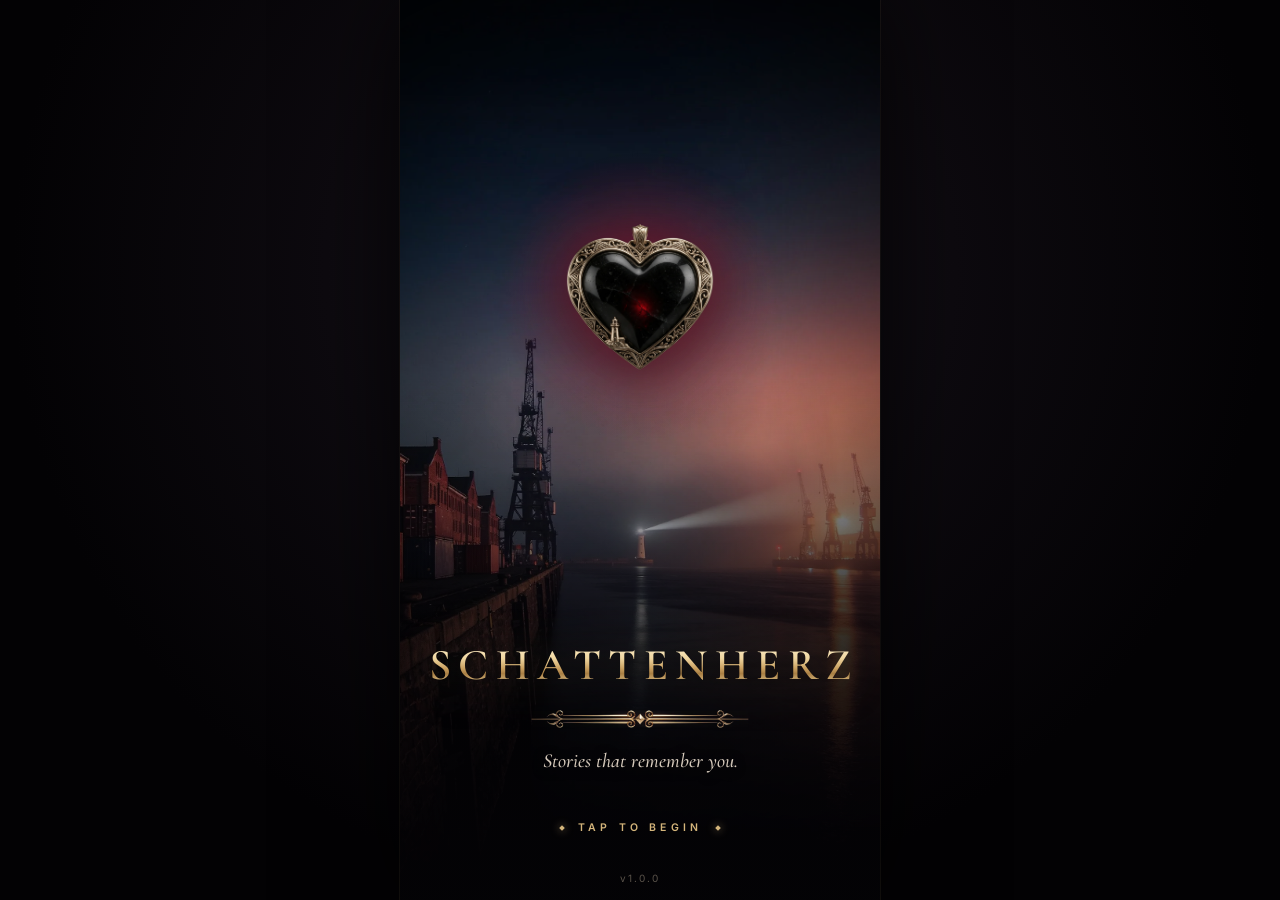
<file: index.html>
<!doctype html>
<html lang="de">
  <head>
    <meta charset="UTF-8" />
    <meta
      name="viewport"
      content="width=device-width, initial-scale=1, viewport-fit=cover, interactive-widget=resizes-content"
    />
    <meta name="theme-color" content="#0b0810" />
    <meta name="color-scheme" content="dark" />
    <meta name="apple-mobile-web-app-capable" content="yes" />
    <meta name="mobile-web-app-capable" content="yes" />
    <meta name="apple-mobile-web-app-status-bar-style" content="black-translucent" />
    <meta name="description" content="Schattenherz – interaktive Geschichten für Erwachsene: Krimi, Mystery und Romantik." />
    <link rel="icon" type="image/png" sizes="48x48" href="./favicon-48.png" />
    <link rel="icon" type="image/svg+xml" href="./icon.svg" />
    <link rel="apple-touch-icon" href="./apple-touch-icon.png" />
    <link rel="manifest" href="./manifest.webmanifest" />
    <title>Schattenherz</title>
    <script type="module" crossorigin src="./assets/index-B617_EVp.js"></script>
    <link rel="stylesheet" crossorigin href="./assets/index-8x0qeeGe.css">
  </head>
  <body>
    <div id="root"></div>
    <noscript>Schattenherz braucht JavaScript.</noscript>
  </body>
</html>
</file>
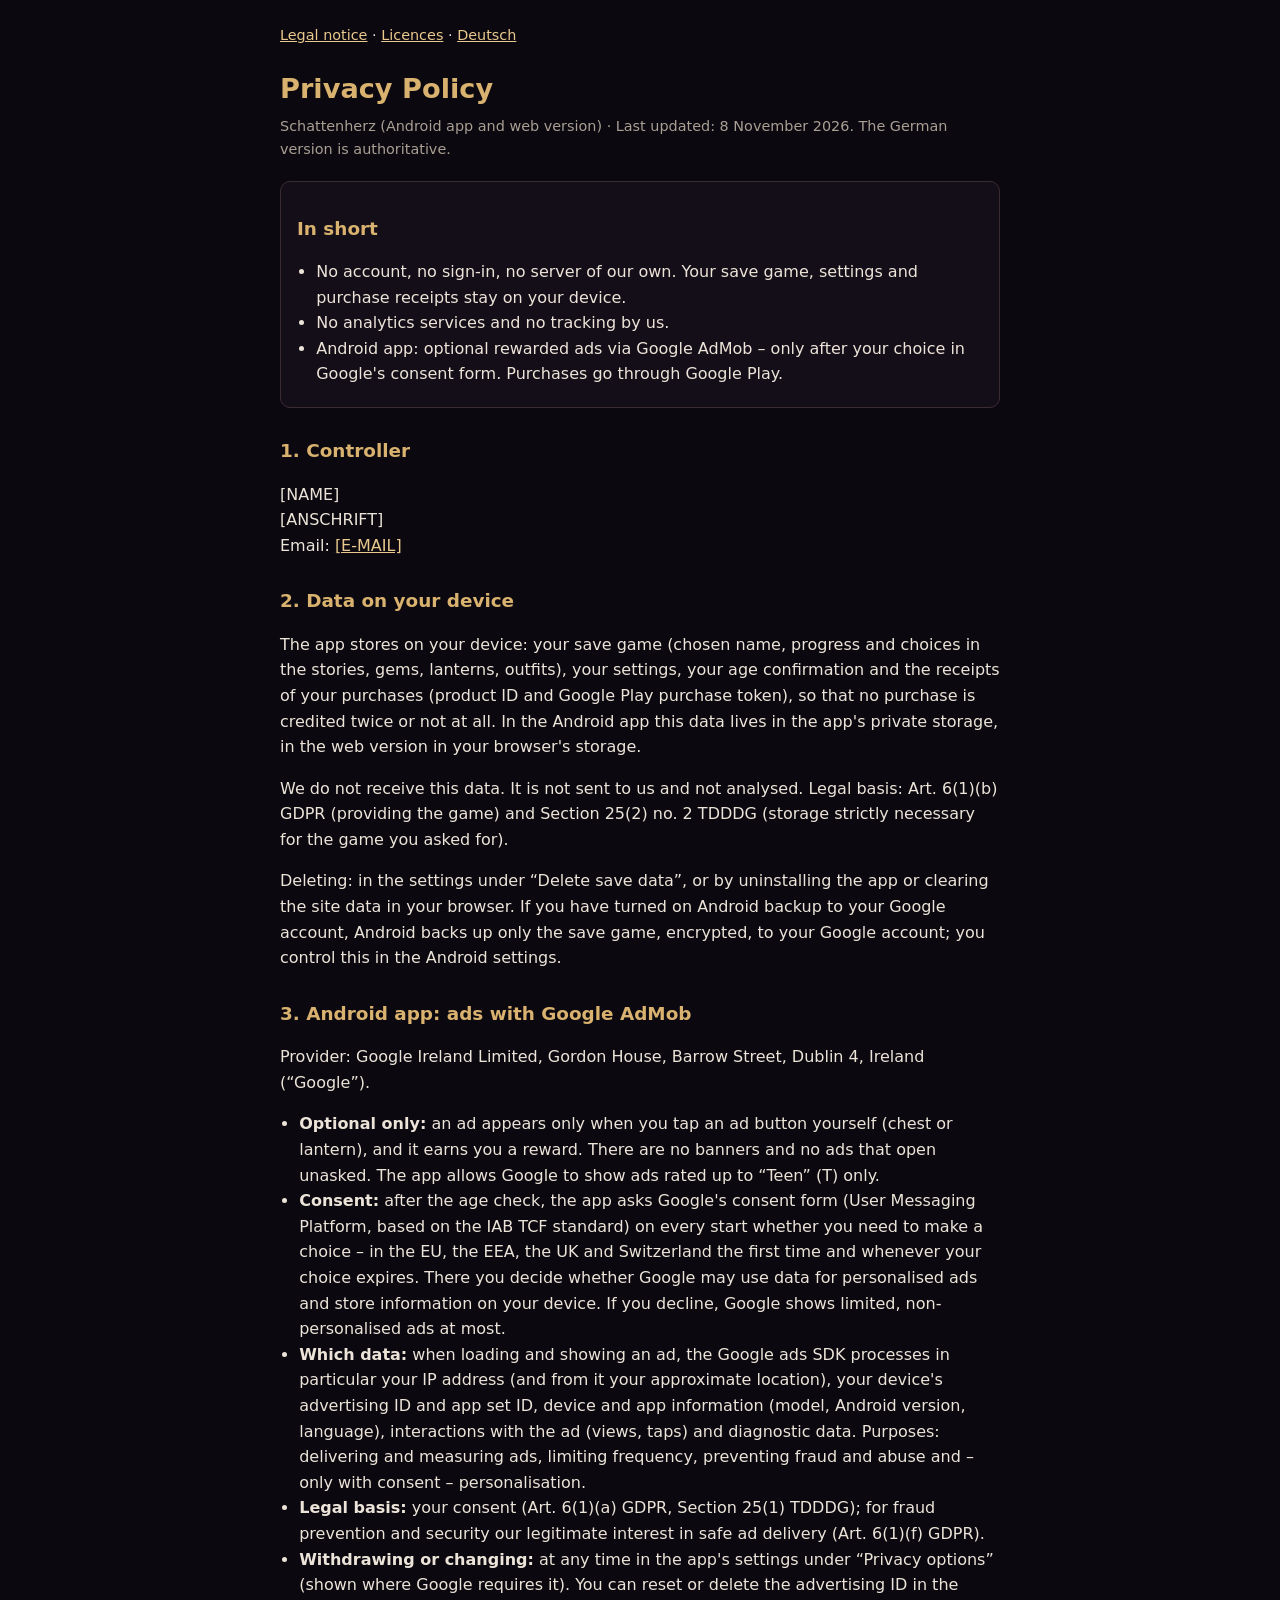
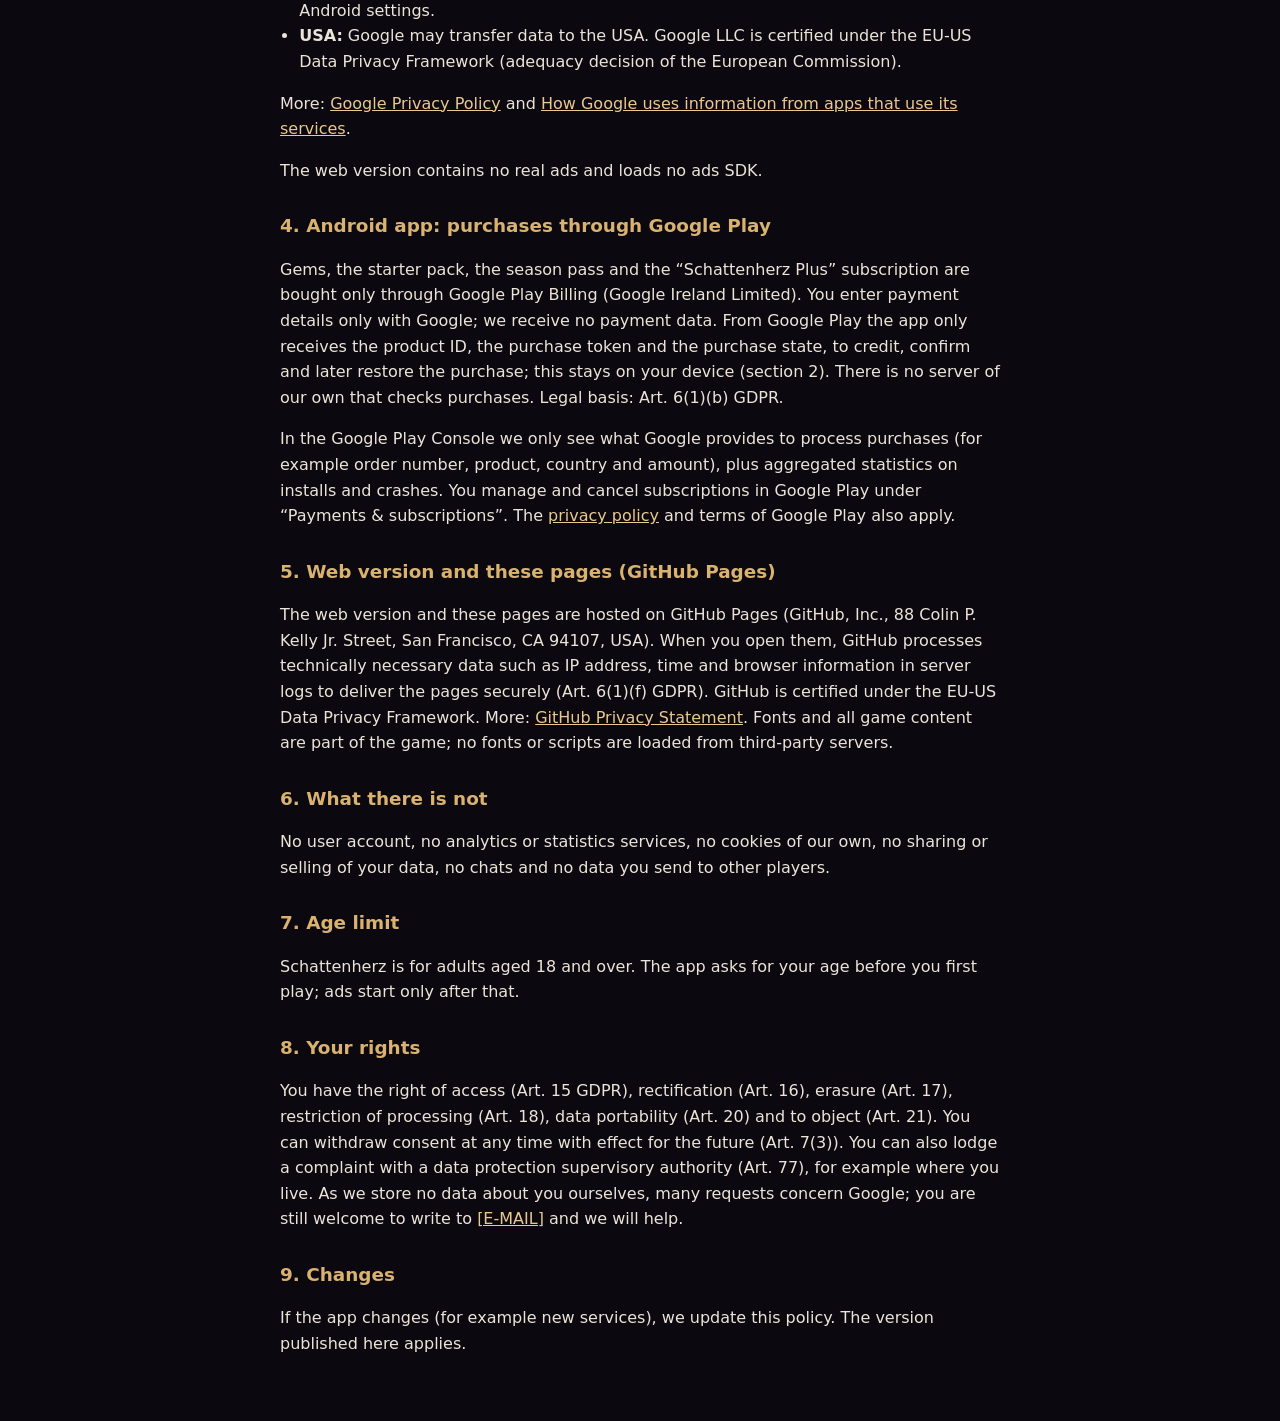
<file: legal/datenschutz-en.html>
<!doctype html>
<html lang="en">
<head>
<meta charset="utf-8">
<meta name="viewport" content="width=device-width, initial-scale=1">
<title>Privacy Policy – Schattenherz</title>
<style>
  :root { color-scheme: dark; }
  body { margin: 0; background: #0b0810; color: #ece4d8; font: 16px/1.6 system-ui, -apple-system, "Segoe UI", Roboto, sans-serif; }
  main { max-width: 720px; margin: 0 auto; padding: 24px 16px 48px; }
  h1 { font-size: 1.7rem; color: #d8b26e; margin: 0 0 4px; }
  h2 { font-size: 1.15rem; color: #d8b26e; margin: 28px 0 8px; }
  a { color: #e9c98d; }
  nav { font-size: .9rem; margin-bottom: 20px; }
  .stand { color: #a99f93; font-size: .9rem; margin: 0 0 20px; }
  ul { padding-left: 1.2em; }
  .box { border: 1px solid #3a2c33; border-radius: 10px; padding: 4px 16px; background: #140e18; }
</style>
</head>
<body>
<main>
<nav><a href="impressum.html#en">Legal notice</a> · <a href="lizenzen.html">Licences</a> · <a href="datenschutz.html" lang="de">Deutsch</a></nav>
<h1>Privacy Policy</h1>
<p class="stand">Schattenherz (Android app and web version) · Last updated: 8 November 2026. The German version is authoritative.</p>

<div class="box">
<h2>In short</h2>
<ul>
  <li>No account, no sign-in, no server of our own. Your save game, settings and purchase receipts stay on your device.</li>
  <li>No analytics services and no tracking by us.</li>
  <li>Android app: optional rewarded ads via Google AdMob – only after your choice in Google's consent form. Purchases go through Google Play.</li>
</ul>
</div>

<h2 id="controller">1. Controller</h2>
<p>[NAME]<br>[ANSCHRIFT]<br>Email: <a href="mailto:[E-MAIL]">[E-MAIL]</a></p>

<h2 id="device">2. Data on your device</h2>
<p>The app stores on your device: your save game (chosen name, progress and choices in the stories, gems, lanterns, outfits), your settings, your age confirmation and the receipts of your purchases (product ID and Google Play purchase token), so that no purchase is credited twice or not at all. In the Android app this data lives in the app's private storage, in the web version in your browser's storage.</p>
<p>We do not receive this data. It is not sent to us and not analysed. Legal basis: Art. 6(1)(b) GDPR (providing the game) and Section 25(2) no. 2 TDDDG (storage strictly necessary for the game you asked for).</p>
<p>Deleting: in the settings under “Delete save data”, or by uninstalling the app or clearing the site data in your browser. If you have turned on Android backup to your Google account, Android backs up only the save game, encrypted, to your Google account; you control this in the Android settings.</p>

<h2 id="admob">3. Android app: ads with Google AdMob</h2>
<p>Provider: Google Ireland Limited, Gordon House, Barrow Street, Dublin 4, Ireland (“Google”).</p>
<ul>
  <li><strong>Optional only:</strong> an ad appears only when you tap an ad button yourself (chest or lantern), and it earns you a reward. There are no banners and no ads that open unasked. The app allows Google to show ads rated up to “Teen” (T) only.</li>
  <li><strong>Consent:</strong> after the age check, the app asks Google's consent form (User Messaging Platform, based on the IAB TCF standard) on every start whether you need to make a choice – in the EU, the EEA, the UK and Switzerland the first time and whenever your choice expires. There you decide whether Google may use data for personalised ads and store information on your device. If you decline, Google shows limited, non-personalised ads at most.</li>
  <li><strong>Which data:</strong> when loading and showing an ad, the Google ads SDK processes in particular your IP address (and from it your approximate location), your device's advertising ID and app set ID, device and app information (model, Android version, language), interactions with the ad (views, taps) and diagnostic data. Purposes: delivering and measuring ads, limiting frequency, preventing fraud and abuse and – only with consent – personalisation.</li>
  <li><strong>Legal basis:</strong> your consent (Art. 6(1)(a) GDPR, Section 25(1) TDDDG); for fraud prevention and security our legitimate interest in safe ad delivery (Art. 6(1)(f) GDPR).</li>
  <li><strong>Withdrawing or changing:</strong> at any time in the app's settings under “Privacy options” (shown where Google requires it). You can reset or delete the advertising ID in the Android settings.</li>
  <li><strong>USA:</strong> Google may transfer data to the USA. Google LLC is certified under the EU-US Data Privacy Framework (adequacy decision of the European Commission).</li>
</ul>
<p>More: <a href="https://policies.google.com/privacy">Google Privacy Policy</a> and <a href="https://policies.google.com/technologies/partner-sites">How Google uses information from apps that use its services</a>.</p>
<p>The web version contains no real ads and loads no ads SDK.</p>

<h2 id="play">4. Android app: purchases through Google Play</h2>
<p>Gems, the starter pack, the season pass and the “Schattenherz Plus” subscription are bought only through Google Play Billing (Google Ireland Limited). You enter payment details only with Google; we receive no payment data. From Google Play the app only receives the product ID, the purchase token and the purchase state, to credit, confirm and later restore the purchase; this stays on your device (section 2). There is no server of our own that checks purchases. Legal basis: Art. 6(1)(b) GDPR.</p>
<p>In the Google Play Console we only see what Google provides to process purchases (for example order number, product, country and amount), plus aggregated statistics on installs and crashes. You manage and cancel subscriptions in Google Play under “Payments &amp; subscriptions”. The <a href="https://policies.google.com/privacy">privacy policy</a> and terms of Google Play also apply.</p>

<h2 id="web">5. Web version and these pages (GitHub Pages)</h2>
<p>The web version and these pages are hosted on GitHub Pages (GitHub, Inc., 88 Colin P. Kelly Jr. Street, San Francisco, CA 94107, USA). When you open them, GitHub processes technically necessary data such as IP address, time and browser information in server logs to deliver the pages securely (Art. 6(1)(f) GDPR). GitHub is certified under the EU-US Data Privacy Framework. More: <a href="https://docs.github.com/site-policy/privacy-policies/github-general-privacy-statement">GitHub Privacy Statement</a>. Fonts and all game content are part of the game; no fonts or scripts are loaded from third-party servers.</p>

<h2 id="none">6. What there is not</h2>
<p>No user account, no analytics or statistics services, no cookies of our own, no sharing or selling of your data, no chats and no data you send to other players.</p>

<h2 id="age">7. Age limit</h2>
<p>Schattenherz is for adults aged 18 and over. The app asks for your age before you first play; ads start only after that.</p>

<h2 id="rights">8. Your rights</h2>
<p>You have the right of access (Art. 15 GDPR), rectification (Art. 16), erasure (Art. 17), restriction of processing (Art. 18), data portability (Art. 20) and to object (Art. 21). You can withdraw consent at any time with effect for the future (Art. 7(3)). You can also lodge a complaint with a data protection supervisory authority (Art. 77), for example where you live. As we store no data about you ourselves, many requests concern Google; you are still welcome to write to <a href="mailto:[E-MAIL]">[E-MAIL]</a> and we will help.</p>

<h2 id="changes">9. Changes</h2>
<p>If the app changes (for example new services), we update this policy. The version published here applies.</p>
</main>
</body>
</html>
</file>
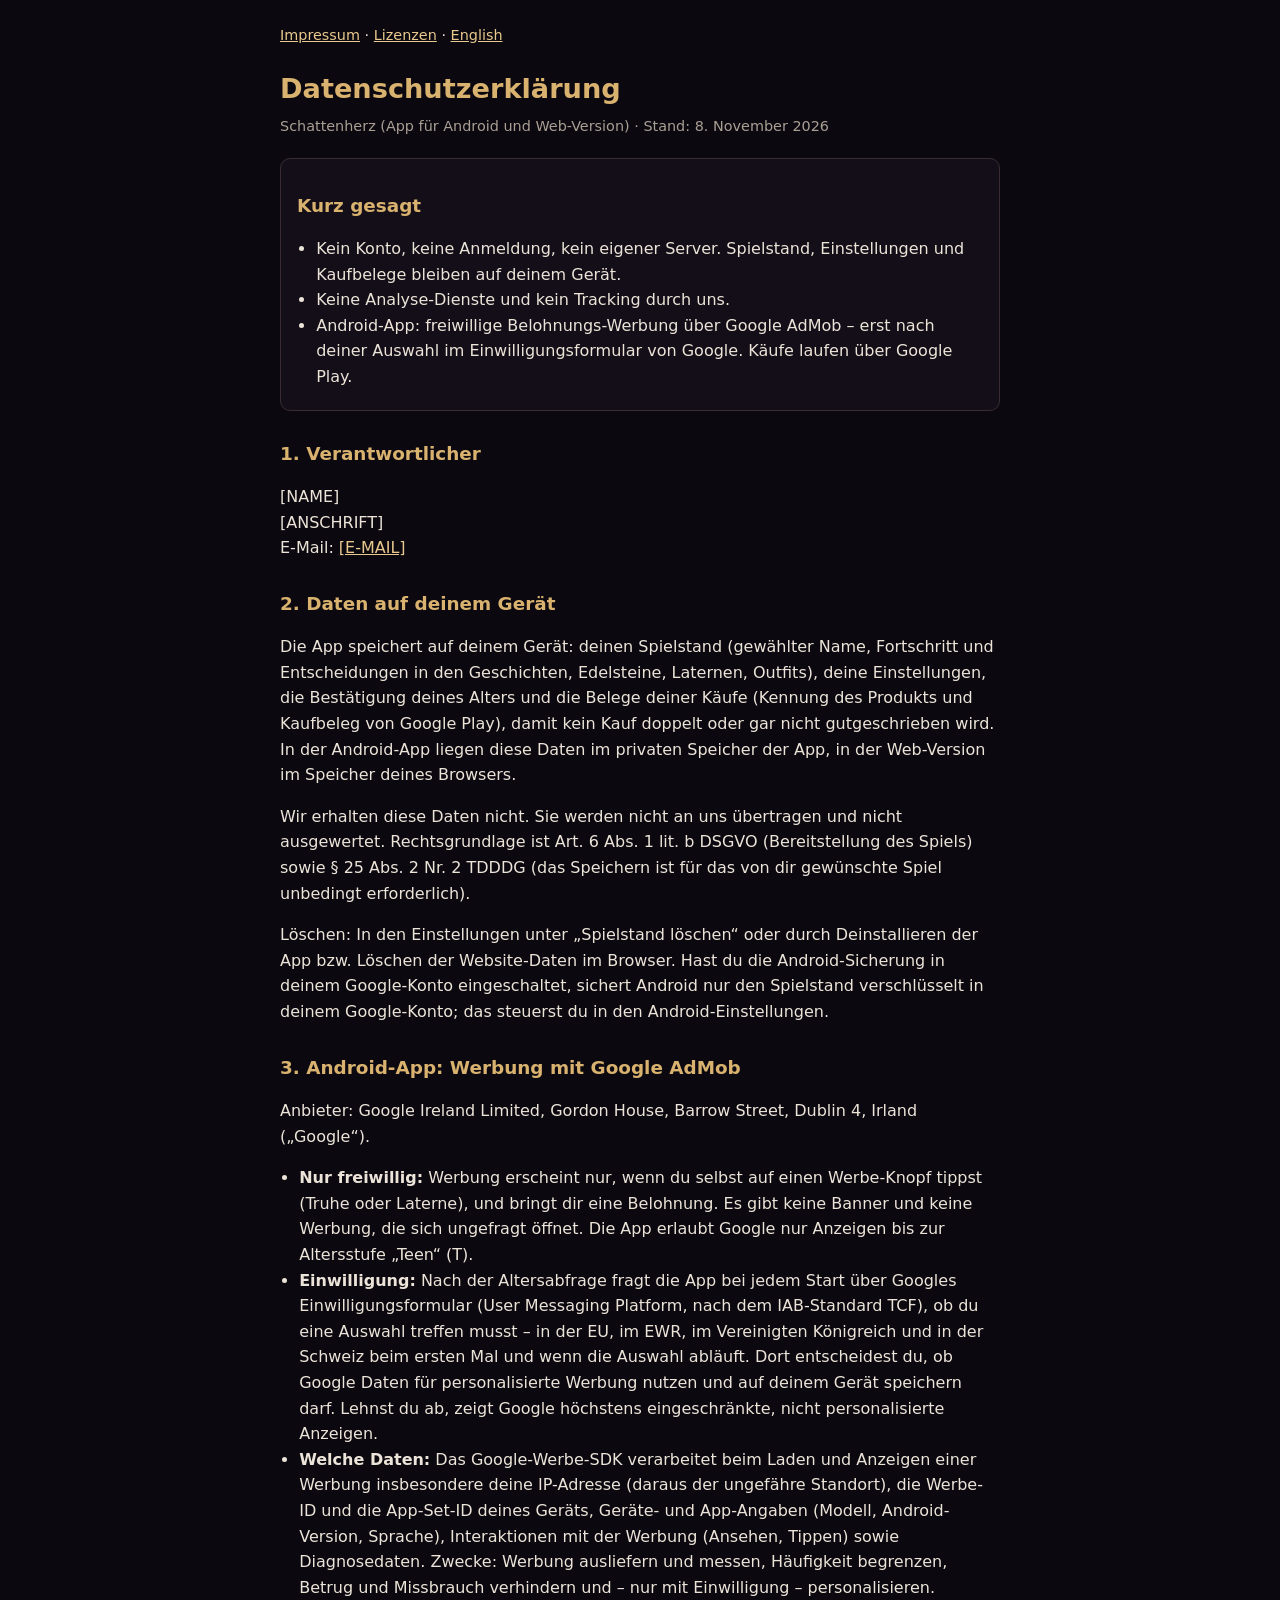
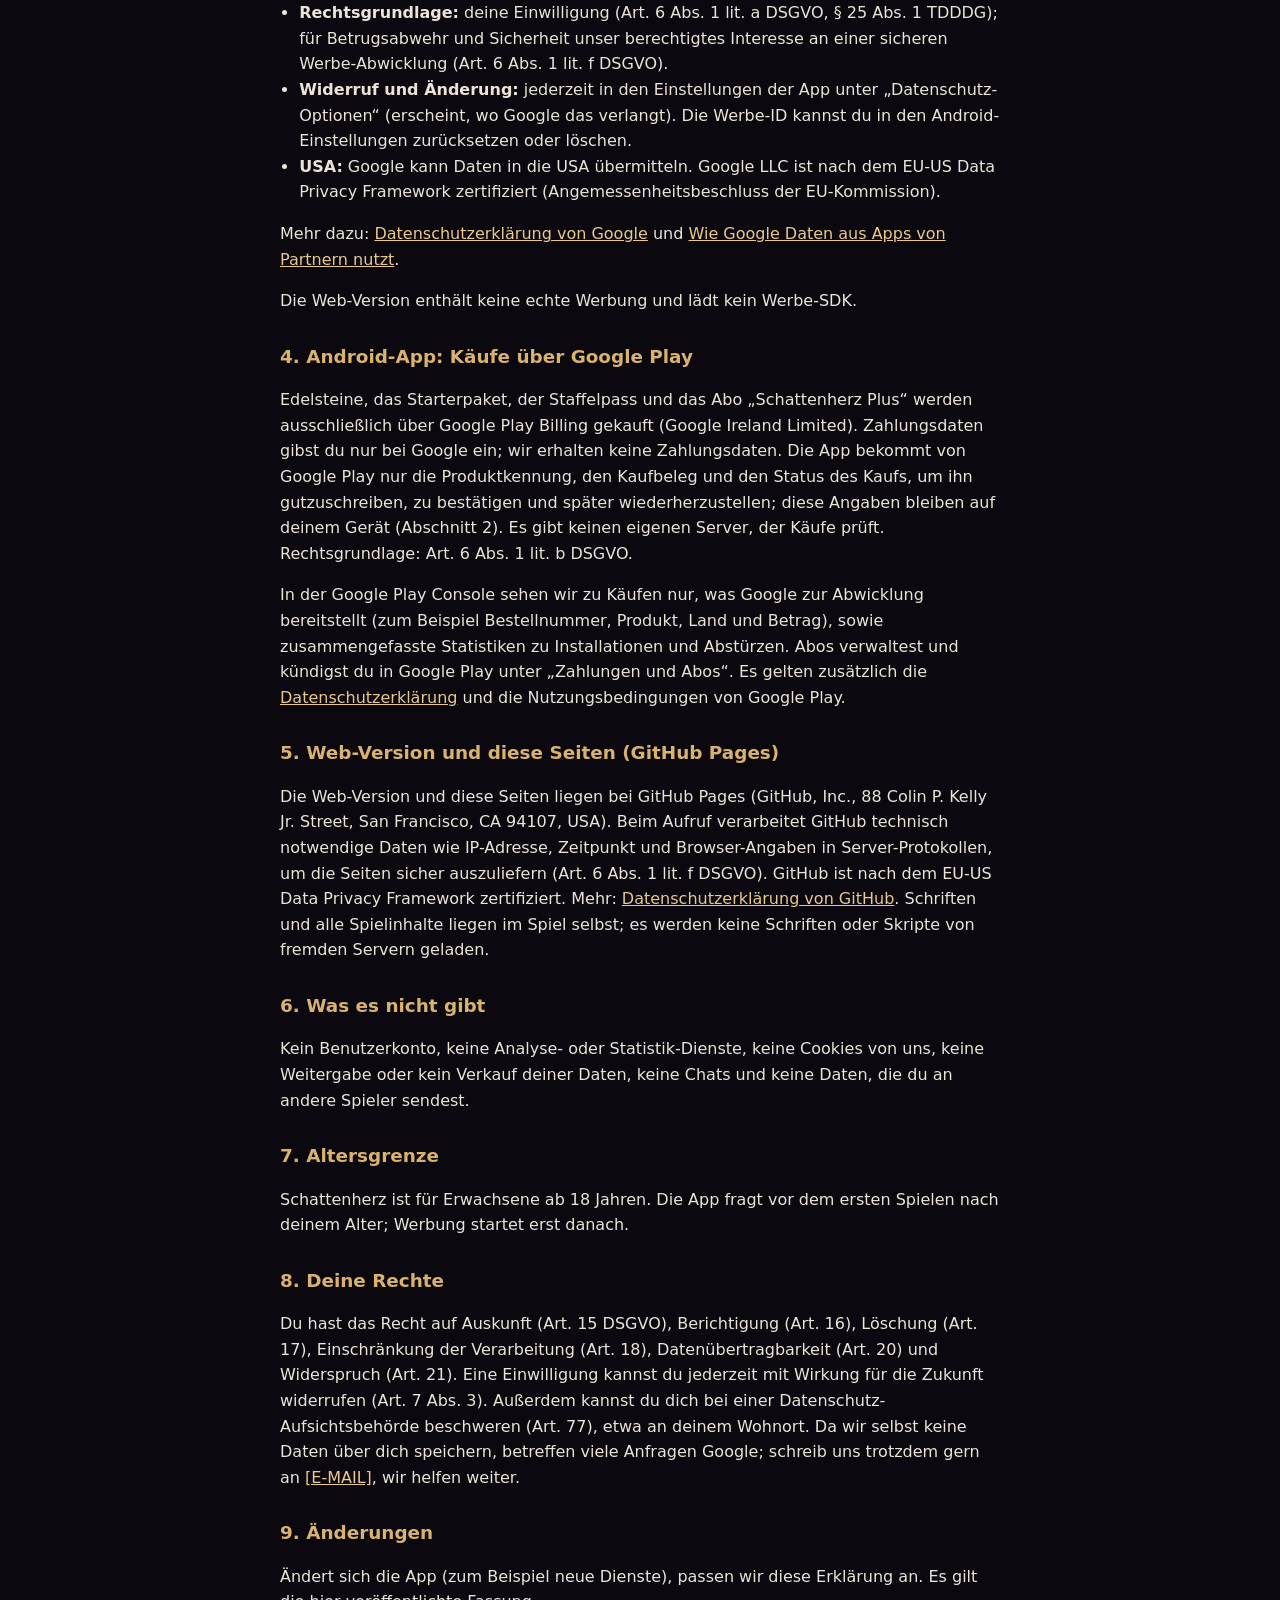
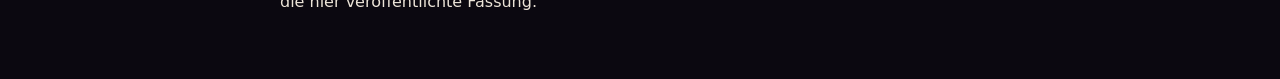
<file: legal/datenschutz.html>
<!doctype html>
<html lang="de">
<head>
<meta charset="utf-8">
<meta name="viewport" content="width=device-width, initial-scale=1">
<title>Datenschutz – Schattenherz</title>
<style>
  :root { color-scheme: dark; }
  body { margin: 0; background: #0b0810; color: #ece4d8; font: 16px/1.6 system-ui, -apple-system, "Segoe UI", Roboto, sans-serif; }
  main { max-width: 720px; margin: 0 auto; padding: 24px 16px 48px; }
  h1 { font-size: 1.7rem; color: #d8b26e; margin: 0 0 4px; }
  h2 { font-size: 1.15rem; color: #d8b26e; margin: 28px 0 8px; }
  a { color: #e9c98d; }
  nav { font-size: .9rem; margin-bottom: 20px; }
  .stand { color: #a99f93; font-size: .9rem; margin: 0 0 20px; }
  ul { padding-left: 1.2em; }
  .box { border: 1px solid #3a2c33; border-radius: 10px; padding: 4px 16px; background: #140e18; }
</style>
</head>
<body>
<main>
<nav><a href="impressum.html">Impressum</a> · <a href="lizenzen.html">Lizenzen</a> · <a href="datenschutz-en.html" lang="en">English</a></nav>
<h1>Datenschutzerklärung</h1>
<p class="stand">Schattenherz (App für Android und Web-Version) · Stand: 8. November 2026</p>

<div class="box">
<h2>Kurz gesagt</h2>
<ul>
  <li>Kein Konto, keine Anmeldung, kein eigener Server. Spielstand, Einstellungen und Kaufbelege bleiben auf deinem Gerät.</li>
  <li>Keine Analyse-Dienste und kein Tracking durch uns.</li>
  <li>Android-App: freiwillige Belohnungs-Werbung über Google AdMob – erst nach deiner Auswahl im Einwilligungsformular von Google. Käufe laufen über Google Play.</li>
</ul>
</div>

<h2 id="verantwortlich">1. Verantwortlicher</h2>
<p>[NAME]<br>[ANSCHRIFT]<br>E-Mail: <a href="mailto:[E-MAIL]">[E-MAIL]</a></p>

<h2 id="geraet">2. Daten auf deinem Gerät</h2>
<p>Die App speichert auf deinem Gerät: deinen Spielstand (gewählter Name, Fortschritt und Entscheidungen in den Geschichten, Edelsteine, Laternen, Outfits), deine Einstellungen, die Bestätigung deines Alters und die Belege deiner Käufe (Kennung des Produkts und Kaufbeleg von Google Play), damit kein Kauf doppelt oder gar nicht gutgeschrieben wird. In der Android-App liegen diese Daten im privaten Speicher der App, in der Web-Version im Speicher deines Browsers.</p>
<p>Wir erhalten diese Daten nicht. Sie werden nicht an uns übertragen und nicht ausgewertet. Rechtsgrundlage ist Art. 6 Abs. 1 lit. b DSGVO (Bereitstellung des Spiels) sowie § 25 Abs. 2 Nr. 2 TDDDG (das Speichern ist für das von dir gewünschte Spiel unbedingt erforderlich).</p>
<p>Löschen: In den Einstellungen unter „Spielstand löschen“ oder durch Deinstallieren der App bzw. Löschen der Website-Daten im Browser. Hast du die Android-Sicherung in deinem Google-Konto eingeschaltet, sichert Android nur den Spielstand verschlüsselt in deinem Google-Konto; das steuerst du in den Android-Einstellungen.</p>

<h2 id="admob">3. Android-App: Werbung mit Google AdMob</h2>
<p>Anbieter: Google Ireland Limited, Gordon House, Barrow Street, Dublin 4, Irland („Google“).</p>
<ul>
  <li><strong>Nur freiwillig:</strong> Werbung erscheint nur, wenn du selbst auf einen Werbe-Knopf tippst (Truhe oder Laterne), und bringt dir eine Belohnung. Es gibt keine Banner und keine Werbung, die sich ungefragt öffnet. Die App erlaubt Google nur Anzeigen bis zur Altersstufe „Teen“ (T).</li>
  <li><strong>Einwilligung:</strong> Nach der Altersabfrage fragt die App bei jedem Start über Googles Einwilligungsformular (User Messaging Platform, nach dem IAB-Standard TCF), ob du eine Auswahl treffen musst – in der EU, im EWR, im Vereinigten Königreich und in der Schweiz beim ersten Mal und wenn die Auswahl abläuft. Dort entscheidest du, ob Google Daten für personalisierte Werbung nutzen und auf deinem Gerät speichern darf. Lehnst du ab, zeigt Google höchstens eingeschränkte, nicht personalisierte Anzeigen.</li>
  <li><strong>Welche Daten:</strong> Das Google-Werbe-SDK verarbeitet beim Laden und Anzeigen einer Werbung insbesondere deine IP-Adresse (daraus der ungefähre Standort), die Werbe-ID und die App-Set-ID deines Geräts, Geräte- und App-Angaben (Modell, Android-Version, Sprache), Interaktionen mit der Werbung (Ansehen, Tippen) sowie Diagnosedaten. Zwecke: Werbung ausliefern und messen, Häufigkeit begrenzen, Betrug und Missbrauch verhindern und – nur mit Einwilligung – personalisieren.</li>
  <li><strong>Rechtsgrundlage:</strong> deine Einwilligung (Art. 6 Abs. 1 lit. a DSGVO, § 25 Abs. 1 TDDDG); für Betrugsabwehr und Sicherheit unser berechtigtes Interesse an einer sicheren Werbe-Abwicklung (Art. 6 Abs. 1 lit. f DSGVO).</li>
  <li><strong>Widerruf und Änderung:</strong> jederzeit in den Einstellungen der App unter „Datenschutz-Optionen“ (erscheint, wo Google das verlangt). Die Werbe-ID kannst du in den Android-Einstellungen zurücksetzen oder löschen.</li>
  <li><strong>USA:</strong> Google kann Daten in die USA übermitteln. Google LLC ist nach dem EU-US Data Privacy Framework zertifiziert (Angemessenheitsbeschluss der EU-Kommission).</li>
</ul>
<p>Mehr dazu: <a href="https://policies.google.com/privacy">Datenschutzerklärung von Google</a> und <a href="https://policies.google.com/technologies/partner-sites">Wie Google Daten aus Apps von Partnern nutzt</a>.</p>
<p>Die Web-Version enthält keine echte Werbung und lädt kein Werbe-SDK.</p>

<h2 id="play">4. Android-App: Käufe über Google Play</h2>
<p>Edelsteine, das Starterpaket, der Staffelpass und das Abo „Schattenherz Plus“ werden ausschließlich über Google Play Billing gekauft (Google Ireland Limited). Zahlungsdaten gibst du nur bei Google ein; wir erhalten keine Zahlungsdaten. Die App bekommt von Google Play nur die Produktkennung, den Kaufbeleg und den Status des Kaufs, um ihn gutzuschreiben, zu bestätigen und später wiederherzustellen; diese Angaben bleiben auf deinem Gerät (Abschnitt 2). Es gibt keinen eigenen Server, der Käufe prüft. Rechtsgrundlage: Art. 6 Abs. 1 lit. b DSGVO.</p>
<p>In der Google Play Console sehen wir zu Käufen nur, was Google zur Abwicklung bereitstellt (zum Beispiel Bestellnummer, Produkt, Land und Betrag), sowie zusammengefasste Statistiken zu Installationen und Abstürzen. Abos verwaltest und kündigst du in Google Play unter „Zahlungen und Abos“. Es gelten zusätzlich die <a href="https://policies.google.com/privacy">Datenschutzerklärung</a> und die Nutzungsbedingungen von Google Play.</p>

<h2 id="web">5. Web-Version und diese Seiten (GitHub Pages)</h2>
<p>Die Web-Version und diese Seiten liegen bei GitHub Pages (GitHub, Inc., 88 Colin P. Kelly Jr. Street, San Francisco, CA 94107, USA). Beim Aufruf verarbeitet GitHub technisch notwendige Daten wie IP-Adresse, Zeitpunkt und Browser-Angaben in Server-Protokollen, um die Seiten sicher auszuliefern (Art. 6 Abs. 1 lit. f DSGVO). GitHub ist nach dem EU-US Data Privacy Framework zertifiziert. Mehr: <a href="https://docs.github.com/site-policy/privacy-policies/github-general-privacy-statement">Datenschutzerklärung von GitHub</a>. Schriften und alle Spielinhalte liegen im Spiel selbst; es werden keine Schriften oder Skripte von fremden Servern geladen.</p>

<h2 id="nichts">6. Was es nicht gibt</h2>
<p>Kein Benutzerkonto, keine Analyse- oder Statistik-Dienste, keine Cookies von uns, keine Weitergabe oder kein Verkauf deiner Daten, keine Chats und keine Daten, die du an andere Spieler sendest.</p>

<h2 id="alter">7. Altersgrenze</h2>
<p>Schattenherz ist für Erwachsene ab 18 Jahren. Die App fragt vor dem ersten Spielen nach deinem Alter; Werbung startet erst danach.</p>

<h2 id="rechte">8. Deine Rechte</h2>
<p>Du hast das Recht auf Auskunft (Art. 15 DSGVO), Berichtigung (Art. 16), Löschung (Art. 17), Einschränkung der Verarbeitung (Art. 18), Datenübertragbarkeit (Art. 20) und Widerspruch (Art. 21). Eine Einwilligung kannst du jederzeit mit Wirkung für die Zukunft widerrufen (Art. 7 Abs. 3). Außerdem kannst du dich bei einer Datenschutz-Aufsichtsbehörde beschweren (Art. 77), etwa an deinem Wohnort. Da wir selbst keine Daten über dich speichern, betreffen viele Anfragen Google; schreib uns trotzdem gern an <a href="mailto:[E-MAIL]">[E-MAIL]</a>, wir helfen weiter.</p>

<h2 id="aenderungen">9. Änderungen</h2>
<p>Ändert sich die App (zum Beispiel neue Dienste), passen wir diese Erklärung an. Es gilt die hier veröffentlichte Fassung.</p>
</main>
</body>
</html>
</file>
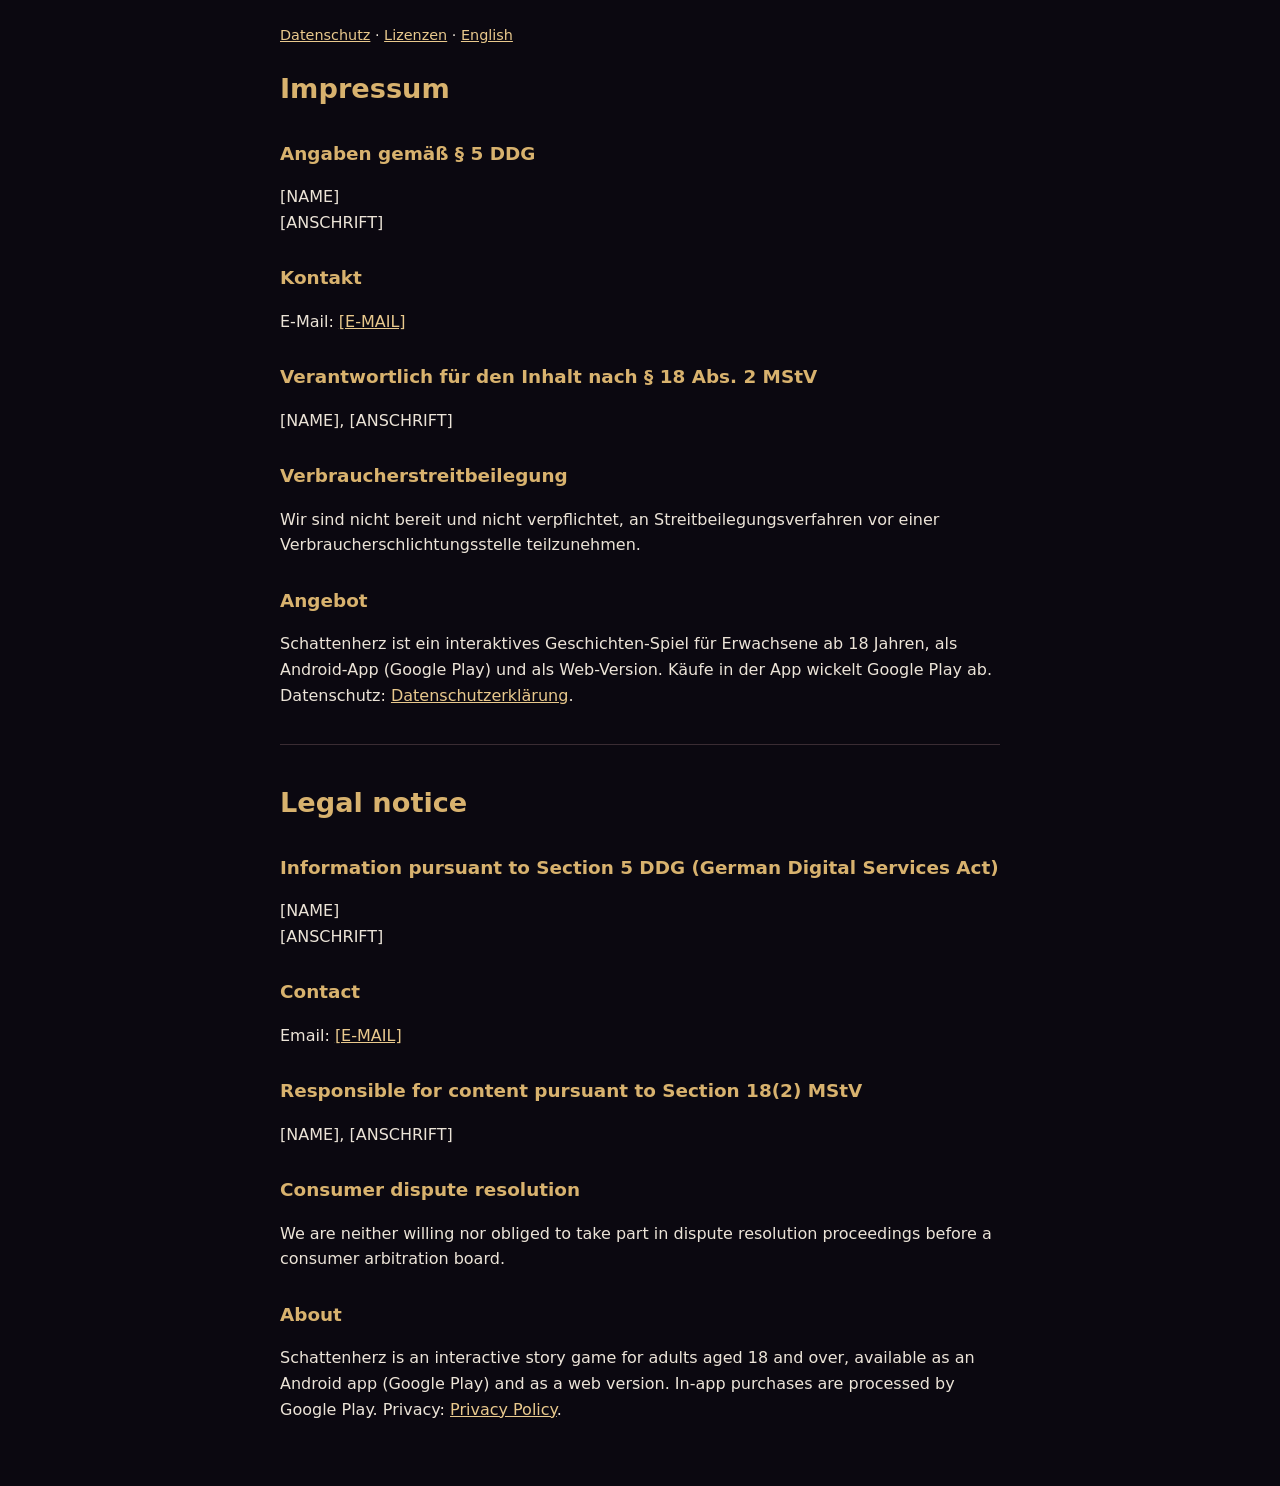
<file: legal/impressum.html>
<!doctype html>
<html lang="de">
<head>
<meta charset="utf-8">
<meta name="viewport" content="width=device-width, initial-scale=1">
<title>Impressum – Schattenherz</title>
<style>
  :root { color-scheme: dark; }
  body { margin: 0; background: #0b0810; color: #ece4d8; font: 16px/1.6 system-ui, -apple-system, "Segoe UI", Roboto, sans-serif; }
  main { max-width: 720px; margin: 0 auto; padding: 24px 16px 48px; }
  h1 { font-size: 1.7rem; color: #d8b26e; margin: 0 0 16px; }
  h2 { font-size: 1.15rem; color: #d8b26e; margin: 28px 0 8px; }
  a { color: #e9c98d; }
  nav { font-size: .9rem; margin-bottom: 20px; }
  hr { border: 0; border-top: 1px solid #3a2c33; margin: 36px 0; }
</style>
</head>
<body>
<main>
<nav><a href="datenschutz.html">Datenschutz</a> · <a href="lizenzen.html">Lizenzen</a> · <a href="#en" lang="en">English</a></nav>
<h1>Impressum</h1>

<h2>Angaben gemäß § 5 DDG</h2>
<p>[NAME]<br>[ANSCHRIFT]</p>

<h2>Kontakt</h2>
<p>E-Mail: <a href="mailto:[E-MAIL]">[E-MAIL]</a></p>

<h2>Verantwortlich für den Inhalt nach § 18 Abs. 2 MStV</h2>
<p>[NAME], [ANSCHRIFT]</p>

<h2>Verbraucherstreitbeilegung</h2>
<p>Wir sind nicht bereit und nicht verpflichtet, an Streitbeilegungsverfahren vor einer Verbraucherschlichtungsstelle teilzunehmen.</p>

<h2>Angebot</h2>
<p>Schattenherz ist ein interaktives Geschichten-Spiel für Erwachsene ab 18 Jahren, als Android-App (Google Play) und als Web-Version. Käufe in der App wickelt Google Play ab. Datenschutz: <a href="datenschutz.html">Datenschutzerklärung</a>.</p>

<hr>

<section id="en" lang="en">
<h1>Legal notice</h1>

<h2>Information pursuant to Section 5 DDG (German Digital Services Act)</h2>
<p>[NAME]<br>[ANSCHRIFT]</p>

<h2>Contact</h2>
<p>Email: <a href="mailto:[E-MAIL]">[E-MAIL]</a></p>

<h2>Responsible for content pursuant to Section 18(2) MStV</h2>
<p>[NAME], [ANSCHRIFT]</p>

<h2>Consumer dispute resolution</h2>
<p>We are neither willing nor obliged to take part in dispute resolution proceedings before a consumer arbitration board.</p>

<h2>About</h2>
<p>Schattenherz is an interactive story game for adults aged 18 and over, available as an Android app (Google Play) and as a web version. In-app purchases are processed by Google Play. Privacy: <a href="datenschutz-en.html">Privacy Policy</a>.</p>
</section>
</main>
</body>
</html>
</file>
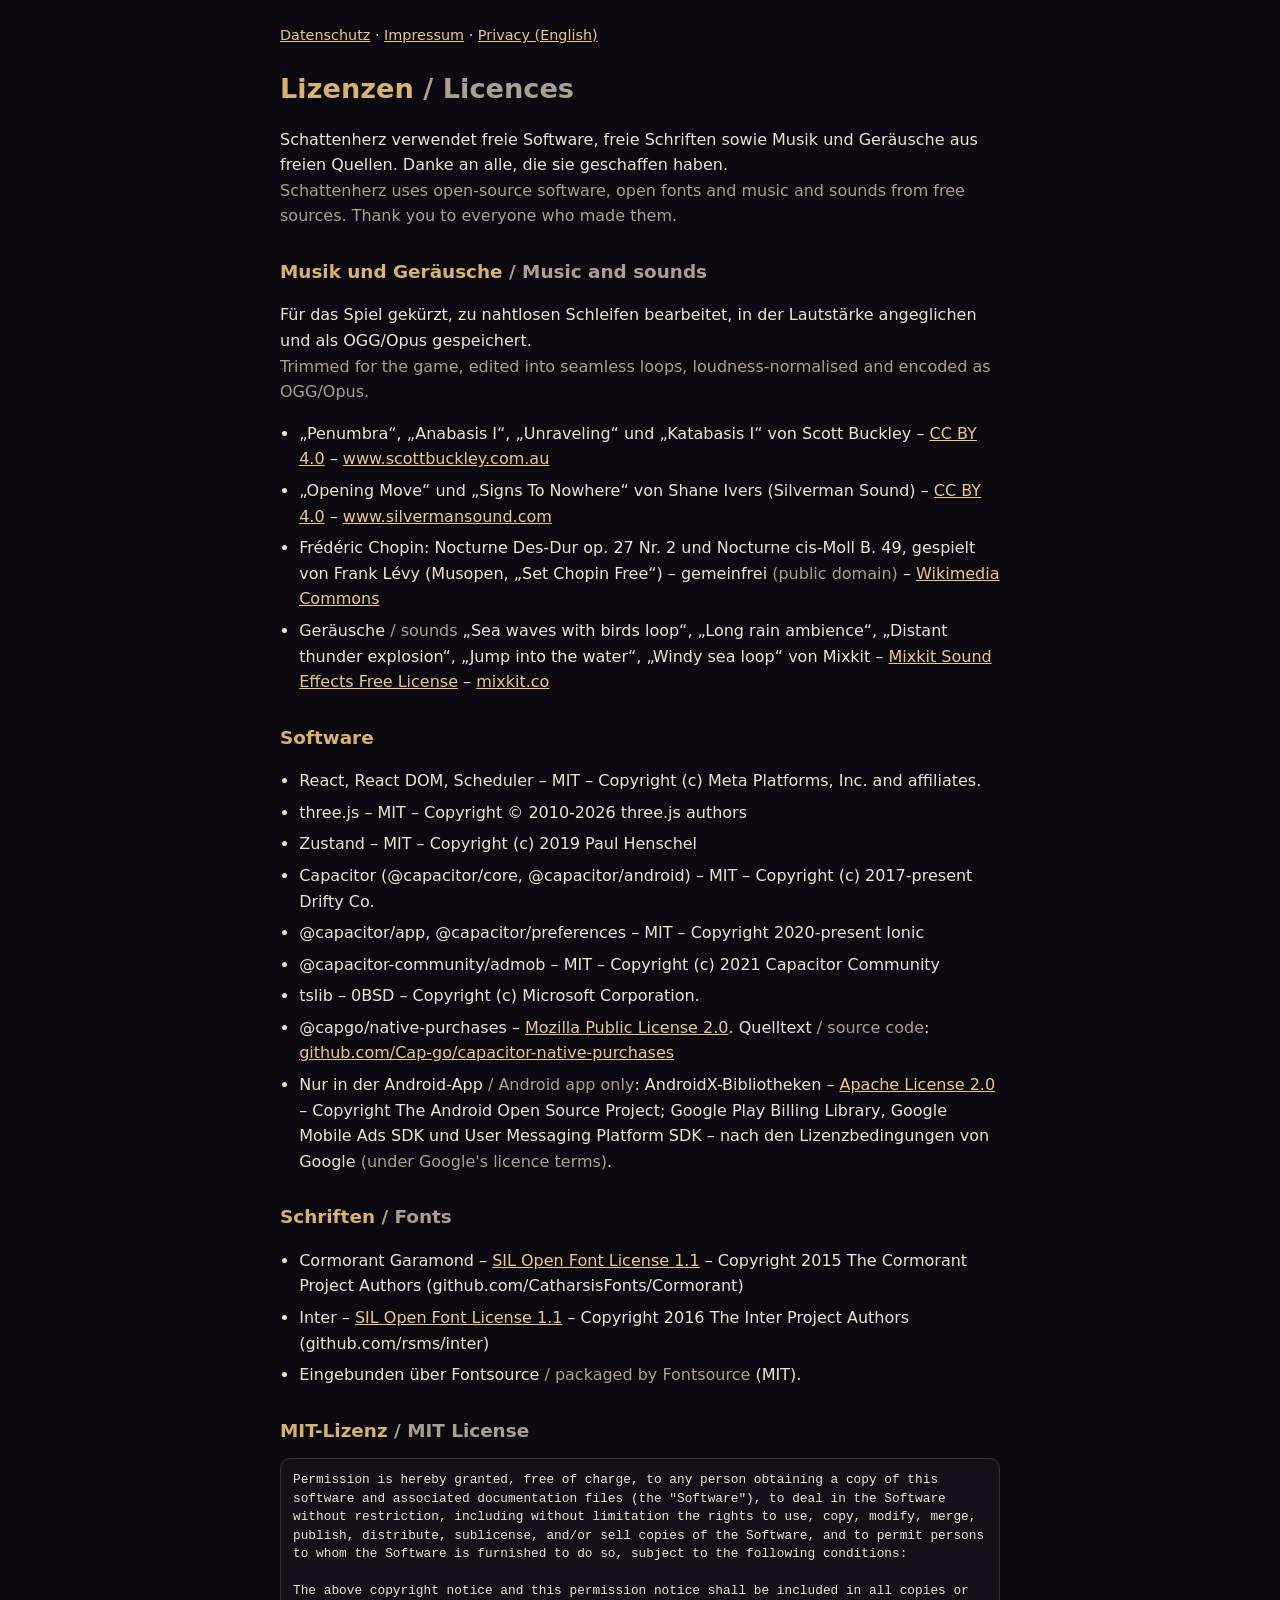
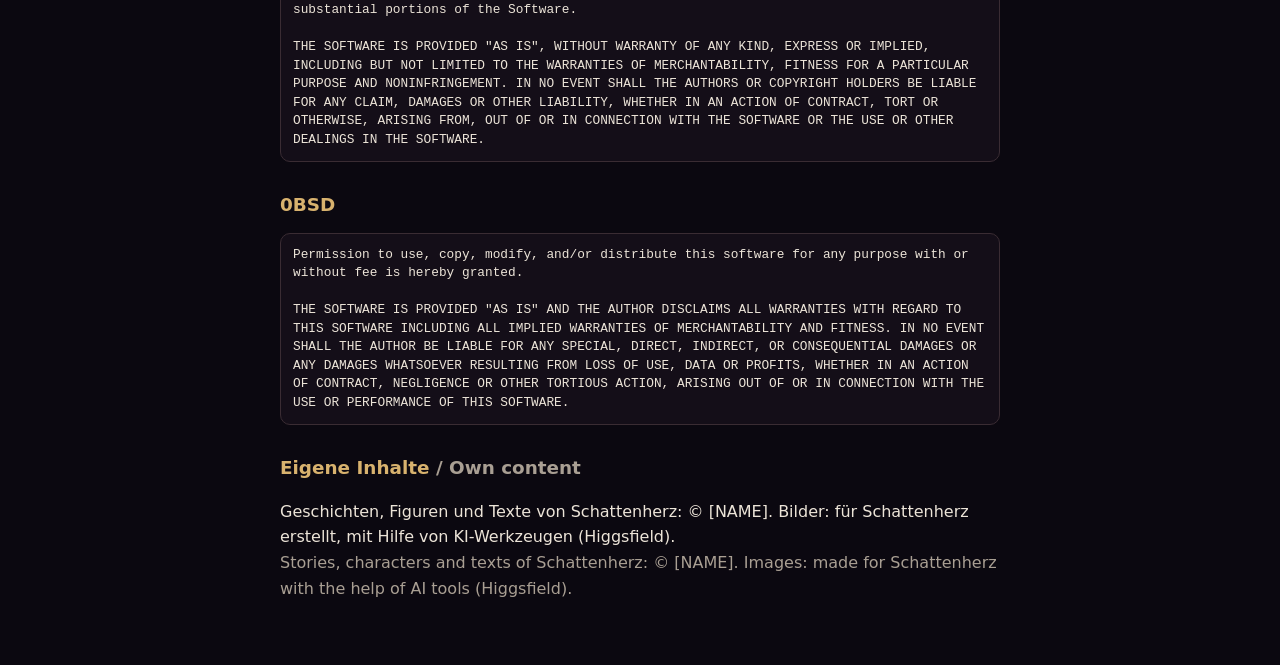
<file: legal/lizenzen.html>
<!doctype html>
<html lang="de">
<head>
<meta charset="utf-8">
<meta name="viewport" content="width=device-width, initial-scale=1">
<title>Lizenzen – Schattenherz</title>
<style>
  :root { color-scheme: dark; }
  body { margin: 0; background: #0b0810; color: #ece4d8; font: 16px/1.6 system-ui, -apple-system, "Segoe UI", Roboto, sans-serif; }
  main { max-width: 720px; margin: 0 auto; padding: 24px 16px 48px; }
  h1 { font-size: 1.7rem; color: #d8b26e; margin: 0 0 4px; }
  h2 { font-size: 1.15rem; color: #d8b26e; margin: 28px 0 8px; }
  a { color: #e9c98d; overflow-wrap: anywhere; }
  nav { font-size: .9rem; margin-bottom: 20px; }
  .en { color: #a99f93; }
  ul { padding-left: 1.2em; }
  li { margin: 6px 0; }
  pre { white-space: pre-wrap; font-size: .8rem; line-height: 1.45; background: #140e18; border: 1px solid #3a2c33; border-radius: 10px; padding: 12px; }
</style>
</head>
<body>
<main>
<nav><a href="datenschutz.html">Datenschutz</a> · <a href="impressum.html">Impressum</a> · <a href="datenschutz-en.html" lang="en">Privacy (English)</a></nav>
<h1>Lizenzen <span class="en" lang="en">/ Licences</span></h1>
<p>Schattenherz verwendet freie Software, freie Schriften sowie Musik und Geräusche aus freien Quellen. Danke an alle, die sie geschaffen haben.<br>
<span class="en" lang="en">Schattenherz uses open-source software, open fonts and music and sounds from free sources. Thank you to everyone who made them.</span></p>

<h2 id="musik">Musik und Geräusche <span class="en" lang="en">/ Music and sounds</span></h2>
<p>Für das Spiel gekürzt, zu nahtlosen Schleifen bearbeitet, in der Lautstärke angeglichen und als OGG/Opus gespeichert.<br>
<span class="en" lang="en">Trimmed for the game, edited into seamless loops, loudness-normalised and encoded as OGG/Opus.</span></p>
<ul>
  <li>„Penumbra“, „Anabasis I“, „Unraveling“ und „Katabasis I“ von Scott Buckley – <a href="https://creativecommons.org/licenses/by/4.0/">CC BY 4.0</a> – <a href="https://www.scottbuckley.com.au">www.scottbuckley.com.au</a></li>
  <li>„Opening Move“ und „Signs To Nowhere“ von Shane Ivers (Silverman Sound) – <a href="https://creativecommons.org/licenses/by/4.0/">CC BY 4.0</a> – <a href="https://www.silvermansound.com">www.silvermansound.com</a></li>
  <li>Frédéric Chopin: Nocturne Des-Dur op. 27 Nr. 2 und Nocturne cis-Moll B. 49, gespielt von Frank Lévy (Musopen, „Set Chopin Free“) – gemeinfrei <span class="en" lang="en">(public domain)</span> – <a href="https://commons.wikimedia.org/wiki/Category:Set_Chopin_Free">Wikimedia Commons</a></li>
  <li>Geräusche <span class="en" lang="en">/ sounds</span> „Sea waves with birds loop“, „Long rain ambience“, „Distant thunder explosion“, „Jump into the water“, „Windy sea loop“ von Mixkit – <a href="https://mixkit.co/license/#sfxFree">Mixkit Sound Effects Free License</a> – <a href="https://mixkit.co/free-sound-effects/">mixkit.co</a></li>
</ul>

<h2 id="software">Software</h2>
<ul>
  <li>React, React DOM, Scheduler – MIT – Copyright (c) Meta Platforms, Inc. and affiliates.</li>
  <li>three.js – MIT – Copyright © 2010-2026 three.js authors</li>
  <li>Zustand – MIT – Copyright (c) 2019 Paul Henschel</li>
  <li>Capacitor (@capacitor/core, @capacitor/android) – MIT – Copyright (c) 2017-present Drifty Co.</li>
  <li>@capacitor/app, @capacitor/preferences – MIT – Copyright 2020-present Ionic</li>
  <li>@capacitor-community/admob – MIT – Copyright (c) 2021 Capacitor Community</li>
  <li>tslib – 0BSD – Copyright (c) Microsoft Corporation.</li>
  <li>@capgo/native-purchases – <a href="https://www.mozilla.org/MPL/2.0/">Mozilla Public License 2.0</a>. Quelltext <span class="en" lang="en">/ source code</span>: <a href="https://github.com/Cap-go/capacitor-native-purchases">github.com/Cap-go/capacitor-native-purchases</a></li>
  <li>Nur in der Android-App <span class="en" lang="en">/ Android app only</span>: AndroidX-Bibliotheken – <a href="https://www.apache.org/licenses/LICENSE-2.0">Apache License 2.0</a> – Copyright The Android Open Source Project; Google Play Billing Library, Google Mobile Ads SDK und User Messaging Platform SDK – nach den Lizenzbedingungen von Google <span class="en" lang="en">(under Google's licence terms)</span>.</li>
</ul>

<h2 id="schriften">Schriften <span class="en" lang="en">/ Fonts</span></h2>
<ul>
  <li>Cormorant Garamond – <a href="https://openfontlicense.org">SIL Open Font License 1.1</a> – Copyright 2015 The Cormorant Project Authors (github.com/CatharsisFonts/Cormorant)</li>
  <li>Inter – <a href="https://openfontlicense.org">SIL Open Font License 1.1</a> – Copyright 2016 The Inter Project Authors (github.com/rsms/inter)</li>
  <li>Eingebunden über Fontsource <span class="en" lang="en">/ packaged by Fontsource</span> (MIT).</li>
</ul>

<h2 id="mit">MIT-Lizenz <span class="en" lang="en">/ MIT License</span></h2>
<pre lang="en">Permission is hereby granted, free of charge, to any person obtaining a copy of this software and associated documentation files (the "Software"), to deal in the Software without restriction, including without limitation the rights to use, copy, modify, merge, publish, distribute, sublicense, and/or sell copies of the Software, and to permit persons to whom the Software is furnished to do so, subject to the following conditions:

The above copyright notice and this permission notice shall be included in all copies or substantial portions of the Software.

THE SOFTWARE IS PROVIDED "AS IS", WITHOUT WARRANTY OF ANY KIND, EXPRESS OR IMPLIED, INCLUDING BUT NOT LIMITED TO THE WARRANTIES OF MERCHANTABILITY, FITNESS FOR A PARTICULAR PURPOSE AND NONINFRINGEMENT. IN NO EVENT SHALL THE AUTHORS OR COPYRIGHT HOLDERS BE LIABLE FOR ANY CLAIM, DAMAGES OR OTHER LIABILITY, WHETHER IN AN ACTION OF CONTRACT, TORT OR OTHERWISE, ARISING FROM, OUT OF OR IN CONNECTION WITH THE SOFTWARE OR THE USE OR OTHER DEALINGS IN THE SOFTWARE.</pre>

<h2 id="0bsd">0BSD</h2>
<pre lang="en">Permission to use, copy, modify, and/or distribute this software for any purpose with or without fee is hereby granted.

THE SOFTWARE IS PROVIDED "AS IS" AND THE AUTHOR DISCLAIMS ALL WARRANTIES WITH REGARD TO THIS SOFTWARE INCLUDING ALL IMPLIED WARRANTIES OF MERCHANTABILITY AND FITNESS. IN NO EVENT SHALL THE AUTHOR BE LIABLE FOR ANY SPECIAL, DIRECT, INDIRECT, OR CONSEQUENTIAL DAMAGES OR ANY DAMAGES WHATSOEVER RESULTING FROM LOSS OF USE, DATA OR PROFITS, WHETHER IN AN ACTION OF CONTRACT, NEGLIGENCE OR OTHER TORTIOUS ACTION, ARISING OUT OF OR IN CONNECTION WITH THE USE OR PERFORMANCE OF THIS SOFTWARE.</pre>

<h2 id="eigene">Eigene Inhalte <span class="en" lang="en">/ Own content</span></h2>
<p>Geschichten, Figuren und Texte von Schattenherz: © [NAME]. Bilder: für Schattenherz erstellt, mit Hilfe von KI-Werkzeugen (Higgsfield).<br>
<span class="en" lang="en">Stories, characters and texts of Schattenherz: © [NAME]. Images: made for Schattenherz with the help of AI tools (Higgsfield).</span></p>
</main>
</body>
</html>
</file>
<file: assets/index-8x0qeeGe.css>
@font-face{font-family:Cormorant Garamond;font-style:normal;font-display:swap;font-weight:500;src:url(./cormorant-garamond-cyrillic-ext-500-normal-Yta7XZ9C.woff2)format("woff2"),url(./cormorant-garamond-cyrillic-ext-500-normal-lsPpqi9g.woff)format("woff");unicode-range:U+460-52F,U+1C80-1C8A,U+20B4,U+2DE0-2DFF,U+A640-A69F,U+FE2E-FE2F}@font-face{font-family:Cormorant Garamond;font-style:normal;font-display:swap;font-weight:500;src:url(./cormorant-garamond-cyrillic-500-normal-CyAY5ZLS.woff2)format("woff2"),url(./cormorant-garamond-cyrillic-500-normal-DkJXBcIH.woff)format("woff");unicode-range:U+301,U+400-45F,U+490-491,U+4B0-4B1,U+2116}@font-face{font-family:Cormorant Garamond;font-style:normal;font-display:swap;font-weight:500;src:url(./cormorant-garamond-vietnamese-500-normal-BZGLGj12.woff2)format("woff2"),url(./cormorant-garamond-vietnamese-500-normal-DqXqCC0q.woff)format("woff");unicode-range:U+102-103,U+110-111,U+128-129,U+168-169,U+1A0-1A1,U+1AF-1B0,U+300-301,U+303-304,U+308-309,U+323,U+329,U+1EA0-1EF9,U+20AB}@font-face{font-family:Cormorant Garamond;font-style:normal;font-display:swap;font-weight:500;src:url(./cormorant-garamond-latin-ext-500-normal-CH1kM7og.woff2)format("woff2"),url(./cormorant-garamond-latin-ext-500-normal-DYeaGGzO.woff)format("woff");unicode-range:U+100-2BA,U+2BD-2C5,U+2C7-2CC,U+2CE-2D7,U+2DD-2FF,U+304,U+308,U+329,U+1D00-1DBF,U+1E00-1E9F,U+1EF2-1EFF,U+2020,U+20A0-20AB,U+20AD-20C0,U+2113,U+2C60-2C7F,U+A720-A7FF}@font-face{font-family:Cormorant Garamond;font-style:normal;font-display:swap;font-weight:500;src:url(./cormorant-garamond-latin-500-normal-BsRWmXhO.woff2)format("woff2"),url(./cormorant-garamond-latin-500-normal-zIXX3Q-H.woff)format("woff");unicode-range:U+??,U+131,U+152-153,U+2BB-2BC,U+2C6,U+2DA,U+2DC,U+304,U+308,U+329,U+2000-206F,U+20AC,U+2122,U+2191,U+2193,U+2212,U+2215,U+FEFF,U+FFFD}@font-face{font-family:Cormorant Garamond;font-style:italic;font-display:swap;font-weight:500;src:url(./cormorant-garamond-cyrillic-ext-500-italic-ClXnudBg.woff2)format("woff2"),url(./cormorant-garamond-cyrillic-ext-500-italic-DakTmaFY.woff)format("woff");unicode-range:U+460-52F,U+1C80-1C8A,U+20B4,U+2DE0-2DFF,U+A640-A69F,U+FE2E-FE2F}@font-face{font-family:Cormorant Garamond;font-style:italic;font-display:swap;font-weight:500;src:url(./cormorant-garamond-cyrillic-500-italic-DVnfXoMy.woff2)format("woff2"),url(./cormorant-garamond-cyrillic-500-italic-C9gO-8KC.woff)format("woff");unicode-range:U+301,U+400-45F,U+490-491,U+4B0-4B1,U+2116}@font-face{font-family:Cormorant Garamond;font-style:italic;font-display:swap;font-weight:500;src:url(./cormorant-garamond-vietnamese-500-italic-D3igDnAQ.woff2)format("woff2"),url(./cormorant-garamond-vietnamese-500-italic-C-296ow0.woff)format("woff");unicode-range:U+102-103,U+110-111,U+128-129,U+168-169,U+1A0-1A1,U+1AF-1B0,U+300-301,U+303-304,U+308-309,U+323,U+329,U+1EA0-1EF9,U+20AB}@font-face{font-family:Cormorant Garamond;font-style:italic;font-display:swap;font-weight:500;src:url(./cormorant-garamond-latin-ext-500-italic-CE7zdTnu.woff2)format("woff2"),url(./cormorant-garamond-latin-ext-500-italic-CalKM9tT.woff)format("woff");unicode-range:U+100-2BA,U+2BD-2C5,U+2C7-2CC,U+2CE-2D7,U+2DD-2FF,U+304,U+308,U+329,U+1D00-1DBF,U+1E00-1E9F,U+1EF2-1EFF,U+2020,U+20A0-20AB,U+20AD-20C0,U+2113,U+2C60-2C7F,U+A720-A7FF}@font-face{font-family:Cormorant Garamond;font-style:italic;font-display:swap;font-weight:500;src:url(./cormorant-garamond-latin-500-italic-Y14P-dkT.woff2)format("woff2"),url(./cormorant-garamond-latin-500-italic-DhNIfkTX.woff)format("woff");unicode-range:U+??,U+131,U+152-153,U+2BB-2BC,U+2C6,U+2DA,U+2DC,U+304,U+308,U+329,U+2000-206F,U+20AC,U+2122,U+2191,U+2193,U+2212,U+2215,U+FEFF,U+FFFD}@font-face{font-family:Cormorant Garamond;font-style:normal;font-display:swap;font-weight:600;src:url(./cormorant-garamond-cyrillic-ext-600-normal-BMhMHfrj.woff2)format("woff2"),url(./cormorant-garamond-cyrillic-ext-600-normal-CsIYWmWK.woff)format("woff");unicode-range:U+460-52F,U+1C80-1C8A,U+20B4,U+2DE0-2DFF,U+A640-A69F,U+FE2E-FE2F}@font-face{font-family:Cormorant Garamond;font-style:normal;font-display:swap;font-weight:600;src:url(./cormorant-garamond-cyrillic-600-normal-C2atO-64.woff2)format("woff2"),url(./cormorant-garamond-cyrillic-600-normal-FNmA3REe.woff)format("woff");unicode-range:U+301,U+400-45F,U+490-491,U+4B0-4B1,U+2116}@font-face{font-family:Cormorant Garamond;font-style:normal;font-display:swap;font-weight:600;src:url(./cormorant-garamond-vietnamese-600-normal-BoXdMtcr.woff2)format("woff2"),url(./cormorant-garamond-vietnamese-600-normal-C4HEjEaf.woff)format("woff");unicode-range:U+102-103,U+110-111,U+128-129,U+168-169,U+1A0-1A1,U+1AF-1B0,U+300-301,U+303-304,U+308-309,U+323,U+329,U+1EA0-1EF9,U+20AB}@font-face{font-family:Cormorant Garamond;font-style:normal;font-display:swap;font-weight:600;src:url(./cormorant-garamond-latin-ext-600-normal-DaBc-lu7.woff2)format("woff2"),url(./cormorant-garamond-latin-ext-600-normal-Dk3-quAP.woff)format("woff");unicode-range:U+100-2BA,U+2BD-2C5,U+2C7-2CC,U+2CE-2D7,U+2DD-2FF,U+304,U+308,U+329,U+1D00-1DBF,U+1E00-1E9F,U+1EF2-1EFF,U+2020,U+20A0-20AB,U+20AD-20C0,U+2113,U+2C60-2C7F,U+A720-A7FF}@font-face{font-family:Cormorant Garamond;font-style:normal;font-display:swap;font-weight:600;src:url(./cormorant-garamond-latin-600-normal-Co1r35X9.woff2)format("woff2"),url(./cormorant-garamond-latin-600-normal-2CBVLo0M.woff)format("woff");unicode-range:U+??,U+131,U+152-153,U+2BB-2BC,U+2C6,U+2DA,U+2DC,U+304,U+308,U+329,U+2000-206F,U+20AC,U+2122,U+2191,U+2193,U+2212,U+2215,U+FEFF,U+FFFD}@font-face{font-family:Cormorant Garamond;font-style:italic;font-display:swap;font-weight:600;src:url(./cormorant-garamond-cyrillic-ext-600-italic-o1-A_FsB.woff2)format("woff2"),url(./cormorant-garamond-cyrillic-ext-600-italic-Vv_u9p1E.woff)format("woff");unicode-range:U+460-52F,U+1C80-1C8A,U+20B4,U+2DE0-2DFF,U+A640-A69F,U+FE2E-FE2F}@font-face{font-family:Cormorant Garamond;font-style:italic;font-display:swap;font-weight:600;src:url(./cormorant-garamond-cyrillic-600-italic-Bp4BYShX.woff2)format("woff2"),url(./cormorant-garamond-cyrillic-600-italic-DP5iIMI9.woff)format("woff");unicode-range:U+301,U+400-45F,U+490-491,U+4B0-4B1,U+2116}@font-face{font-family:Cormorant Garamond;font-style:italic;font-display:swap;font-weight:600;src:url(./cormorant-garamond-vietnamese-600-italic-C3DTNE_9.woff2)format("woff2"),url(./cormorant-garamond-vietnamese-600-italic-Bdap-eNg.woff)format("woff");unicode-range:U+102-103,U+110-111,U+128-129,U+168-169,U+1A0-1A1,U+1AF-1B0,U+300-301,U+303-304,U+308-309,U+323,U+329,U+1EA0-1EF9,U+20AB}@font-face{font-family:Cormorant Garamond;font-style:italic;font-display:swap;font-weight:600;src:url(./cormorant-garamond-latin-ext-600-italic-DYtrqAWE.woff2)format("woff2"),url(./cormorant-garamond-latin-ext-600-italic-CcucBqPp.woff)format("woff");unicode-range:U+100-2BA,U+2BD-2C5,U+2C7-2CC,U+2CE-2D7,U+2DD-2FF,U+304,U+308,U+329,U+1D00-1DBF,U+1E00-1E9F,U+1EF2-1EFF,U+2020,U+20A0-20AB,U+20AD-20C0,U+2113,U+2C60-2C7F,U+A720-A7FF}@font-face{font-family:Cormorant Garamond;font-style:italic;font-display:swap;font-weight:600;src:url(./cormorant-garamond-latin-600-italic-DCuhXWyK.woff2)format("woff2"),url(./cormorant-garamond-latin-600-italic-BcJbkSJ4.woff)format("woff");unicode-range:U+??,U+131,U+152-153,U+2BB-2BC,U+2C6,U+2DA,U+2DC,U+304,U+308,U+329,U+2000-206F,U+20AC,U+2122,U+2191,U+2193,U+2212,U+2215,U+FEFF,U+FFFD}@font-face{font-family:Cormorant Garamond;font-style:normal;font-display:swap;font-weight:700;src:url(./cormorant-garamond-cyrillic-ext-700-normal-Do0rx6yy.woff2)format("woff2"),url(./cormorant-garamond-cyrillic-ext-700-normal-BaW-xaxb.woff)format("woff");unicode-range:U+460-52F,U+1C80-1C8A,U+20B4,U+2DE0-2DFF,U+A640-A69F,U+FE2E-FE2F}@font-face{font-family:Cormorant Garamond;font-style:normal;font-display:swap;font-weight:700;src:url(./cormorant-garamond-cyrillic-700-normal-SLG_-a_c.woff2)format("woff2"),url(./cormorant-garamond-cyrillic-700-normal-D3uyJ5DH.woff)format("woff");unicode-range:U+301,U+400-45F,U+490-491,U+4B0-4B1,U+2116}@font-face{font-family:Cormorant Garamond;font-style:normal;font-display:swap;font-weight:700;src:url(./cormorant-garamond-vietnamese-700-normal--OtHbi1I.woff2)format("woff2"),url(./cormorant-garamond-vietnamese-700-normal-GOTdnRS1.woff)format("woff");unicode-range:U+102-103,U+110-111,U+128-129,U+168-169,U+1A0-1A1,U+1AF-1B0,U+300-301,U+303-304,U+308-309,U+323,U+329,U+1EA0-1EF9,U+20AB}@font-face{font-family:Cormorant Garamond;font-style:normal;font-display:swap;font-weight:700;src:url(./cormorant-garamond-latin-ext-700-normal-CNjt5vTB.woff2)format("woff2"),url(./cormorant-garamond-latin-ext-700-normal-qRbaVVD7.woff)format("woff");unicode-range:U+100-2BA,U+2BD-2C5,U+2C7-2CC,U+2CE-2D7,U+2DD-2FF,U+304,U+308,U+329,U+1D00-1DBF,U+1E00-1E9F,U+1EF2-1EFF,U+2020,U+20A0-20AB,U+20AD-20C0,U+2113,U+2C60-2C7F,U+A720-A7FF}@font-face{font-family:Cormorant Garamond;font-style:normal;font-display:swap;font-weight:700;src:url(./cormorant-garamond-latin-700-normal-DajfzrDU.woff2)format("woff2"),url(./cormorant-garamond-latin-700-normal-O25Qpphb.woff)format("woff");unicode-range:U+??,U+131,U+152-153,U+2BB-2BC,U+2C6,U+2DA,U+2DC,U+304,U+308,U+329,U+2000-206F,U+20AC,U+2122,U+2191,U+2193,U+2212,U+2215,U+FEFF,U+FFFD}@font-face{font-family:Inter;font-style:normal;font-display:swap;font-weight:400;src:url(./inter-cyrillic-ext-400-normal-BQZuk6qB.woff2)format("woff2"),url(./inter-cyrillic-ext-400-normal-DQukG94-.woff)format("woff");unicode-range:U+460-52F,U+1C80-1C8A,U+20B4,U+2DE0-2DFF,U+A640-A69F,U+FE2E-FE2F}@font-face{font-family:Inter;font-style:normal;font-display:swap;font-weight:400;src:url(./inter-cyrillic-400-normal-obahsSVq.woff2)format("woff2"),url(./inter-cyrillic-400-normal-HOLc17fK.woff)format("woff");unicode-range:U+301,U+400-45F,U+490-491,U+4B0-4B1,U+2116}@font-face{font-family:Inter;font-style:normal;font-display:swap;font-weight:400;src:url(./inter-greek-ext-400-normal-DGGRlc-M.woff2)format("woff2"),url(./inter-greek-ext-400-normal-KugGGMne.woff)format("woff");unicode-range:U+1F??}@font-face{font-family:Inter;font-style:normal;font-display:swap;font-weight:400;src:url(./inter-greek-400-normal-B4URO6DV.woff2)format("woff2"),url(./inter-greek-400-normal-q2sYcFCs.woff)format("woff");unicode-range:U+370-377,U+37A-37F,U+384-38A,U+38C,U+38E-3A1,U+3A3-3FF}@font-face{font-family:Inter;font-style:normal;font-display:swap;font-weight:400;src:url(./inter-vietnamese-400-normal-DMkecbls.woff2)format("woff2"),url(./inter-vietnamese-400-normal-Bbgyi5SW.woff)format("woff");unicode-range:U+102-103,U+110-111,U+128-129,U+168-169,U+1A0-1A1,U+1AF-1B0,U+300-301,U+303-304,U+308-309,U+323,U+329,U+1EA0-1EF9,U+20AB}@font-face{font-family:Inter;font-style:normal;font-display:swap;font-weight:400;src:url(./inter-latin-ext-400-normal-C1nco2VV.woff2)format("woff2"),url(./inter-latin-ext-400-normal-77YHD8bZ.woff)format("woff");unicode-range:U+100-2BA,U+2BD-2C5,U+2C7-2CC,U+2CE-2D7,U+2DD-2FF,U+304,U+308,U+329,U+1D00-1DBF,U+1E00-1E9F,U+1EF2-1EFF,U+2020,U+20A0-20AB,U+20AD-20C0,U+2113,U+2C60-2C7F,U+A720-A7FF}@font-face{font-family:Inter;font-style:normal;font-display:swap;font-weight:400;src:url(./inter-latin-400-normal-C38fXH4l.woff2)format("woff2"),url(./inter-latin-400-normal-CyCys3Eg.woff)format("woff");unicode-range:U+??,U+131,U+152-153,U+2BB-2BC,U+2C6,U+2DA,U+2DC,U+304,U+308,U+329,U+2000-206F,U+20AC,U+2122,U+2191,U+2193,U+2212,U+2215,U+FEFF,U+FFFD}@font-face{font-family:Inter;font-style:normal;font-display:swap;font-weight:500;src:url(./inter-cyrillic-ext-500-normal-B0yAr1jD.woff2)format("woff2"),url(./inter-cyrillic-ext-500-normal-BmqWE9Dz.woff)format("woff");unicode-range:U+460-52F,U+1C80-1C8A,U+20B4,U+2DE0-2DFF,U+A640-A69F,U+FE2E-FE2F}@font-face{font-family:Inter;font-style:normal;font-display:swap;font-weight:500;src:url(./inter-cyrillic-500-normal-BasfLYem.woff2)format("woff2"),url(./inter-cyrillic-500-normal-CxZf_p3X.woff)format("woff");unicode-range:U+301,U+400-45F,U+490-491,U+4B0-4B1,U+2116}@font-face{font-family:Inter;font-style:normal;font-display:swap;font-weight:500;src:url(./inter-greek-ext-500-normal-C4iEst2y.woff2)format("woff2"),url(./inter-greek-ext-500-normal-2j5mBUwD.woff)format("woff");unicode-range:U+1F??}@font-face{font-family:Inter;font-style:normal;font-display:swap;font-weight:500;src:url(./inter-greek-500-normal-BIZE56-Y.woff2)format("woff2"),url(./inter-greek-500-normal-Xzm54t5V.woff)format("woff");unicode-range:U+370-377,U+37A-37F,U+384-38A,U+38C,U+38E-3A1,U+3A3-3FF}@font-face{font-family:Inter;font-style:normal;font-display:swap;font-weight:500;src:url(./inter-vietnamese-500-normal-DOriooB6.woff2)format("woff2"),url(./inter-vietnamese-500-normal-mJboJaSs.woff)format("woff");unicode-range:U+102-103,U+110-111,U+128-129,U+168-169,U+1A0-1A1,U+1AF-1B0,U+300-301,U+303-304,U+308-309,U+323,U+329,U+1EA0-1EF9,U+20AB}@font-face{font-family:Inter;font-style:normal;font-display:swap;font-weight:500;src:url(./inter-latin-ext-500-normal-CV4jyFjo.woff2)format("woff2"),url(./inter-latin-ext-500-normal-BxGbmqWO.woff)format("woff");unicode-range:U+100-2BA,U+2BD-2C5,U+2C7-2CC,U+2CE-2D7,U+2DD-2FF,U+304,U+308,U+329,U+1D00-1DBF,U+1E00-1E9F,U+1EF2-1EFF,U+2020,U+20A0-20AB,U+20AD-20C0,U+2113,U+2C60-2C7F,U+A720-A7FF}@font-face{font-family:Inter;font-style:normal;font-display:swap;font-weight:500;src:url(./inter-latin-500-normal-Cerq10X2.woff2)format("woff2"),url(./inter-latin-500-normal-BL9OpVg8.woff)format("woff");unicode-range:U+??,U+131,U+152-153,U+2BB-2BC,U+2C6,U+2DA,U+2DC,U+304,U+308,U+329,U+2000-206F,U+20AC,U+2122,U+2191,U+2193,U+2212,U+2215,U+FEFF,U+FFFD}@font-face{font-family:Inter;font-style:normal;font-display:swap;font-weight:600;src:url(./inter-cyrillic-ext-600-normal-Dfes3d0z.woff2)format("woff2"),url(./inter-cyrillic-ext-600-normal-Bcila6Z-.woff)format("woff");unicode-range:U+460-52F,U+1C80-1C8A,U+20B4,U+2DE0-2DFF,U+A640-A69F,U+FE2E-FE2F}@font-face{font-family:Inter;font-style:normal;font-display:swap;font-weight:600;src:url(./inter-cyrillic-600-normal-CWCymEST.woff2)format("woff2"),url(./inter-cyrillic-600-normal-4D_pXhcN.woff)format("woff");unicode-range:U+301,U+400-45F,U+490-491,U+4B0-4B1,U+2116}@font-face{font-family:Inter;font-style:normal;font-display:swap;font-weight:600;src:url(./inter-greek-ext-600-normal-DRtmH8MT.woff2)format("woff2"),url(./inter-greek-ext-600-normal-B8X0CLgF.woff)format("woff");unicode-range:U+1F??}@font-face{font-family:Inter;font-style:normal;font-display:swap;font-weight:600;src:url(./inter-greek-600-normal-plRanbMR.woff2)format("woff2"),url(./inter-greek-600-normal-BZpKdvQh.woff)format("woff");unicode-range:U+370-377,U+37A-37F,U+384-38A,U+38C,U+38E-3A1,U+3A3-3FF}@font-face{font-family:Inter;font-style:normal;font-display:swap;font-weight:600;src:url(./inter-vietnamese-600-normal-Cc8MFFhd.woff2)format("woff2"),url(./inter-vietnamese-600-normal-BuLX-rYi.woff)format("woff");unicode-range:U+102-103,U+110-111,U+128-129,U+168-169,U+1A0-1A1,U+1AF-1B0,U+300-301,U+303-304,U+308-309,U+323,U+329,U+1EA0-1EF9,U+20AB}@font-face{font-family:Inter;font-style:normal;font-display:swap;font-weight:600;src:url(./inter-latin-ext-600-normal-D2bJ5OIk.woff2)format("woff2"),url(./inter-latin-ext-600-normal-CIVaiw4L.woff)format("woff");unicode-range:U+100-2BA,U+2BD-2C5,U+2C7-2CC,U+2CE-2D7,U+2DD-2FF,U+304,U+308,U+329,U+1D00-1DBF,U+1E00-1E9F,U+1EF2-1EFF,U+2020,U+20A0-20AB,U+20AD-20C0,U+2113,U+2C60-2C7F,U+A720-A7FF}@font-face{font-family:Inter;font-style:normal;font-display:swap;font-weight:600;src:url(./inter-latin-600-normal-LgqL8muc.woff2)format("woff2"),url(./inter-latin-600-normal-CiBQ2DWP.woff)format("woff");unicode-range:U+??,U+131,U+152-153,U+2BB-2BC,U+2C6,U+2DA,U+2DC,U+304,U+308,U+329,U+2000-206F,U+20AC,U+2122,U+2191,U+2193,U+2212,U+2215,U+FEFF,U+FFFD}@font-face{font-family:Inter;font-style:normal;font-display:swap;font-weight:700;src:url(./inter-cyrillic-ext-700-normal-BjwYoWNd.woff2)format("woff2"),url(./inter-cyrillic-ext-700-normal-LO58E6JB.woff)format("woff");unicode-range:U+460-52F,U+1C80-1C8A,U+20B4,U+2DE0-2DFF,U+A640-A69F,U+FE2E-FE2F}@font-face{font-family:Inter;font-style:normal;font-display:swap;font-weight:700;src:url(./inter-cyrillic-700-normal-CjBOestx.woff2)format("woff2"),url(./inter-cyrillic-700-normal-DrXBdSj3.woff)format("woff");unicode-range:U+301,U+400-45F,U+490-491,U+4B0-4B1,U+2116}@font-face{font-family:Inter;font-style:normal;font-display:swap;font-weight:700;src:url(./inter-greek-ext-700-normal-qfdV9bQt.woff2)format("woff2"),url(./inter-greek-ext-700-normal-BoQ6DsYi.woff)format("woff");unicode-range:U+1F??}@font-face{font-family:Inter;font-style:normal;font-display:swap;font-weight:700;src:url(./inter-greek-700-normal-C3JjAnD8.woff2)format("woff2"),url(./inter-greek-700-normal-BUv2fZ6O.woff)format("woff");unicode-range:U+370-377,U+37A-37F,U+384-38A,U+38C,U+38E-3A1,U+3A3-3FF}@font-face{font-family:Inter;font-style:normal;font-display:swap;font-weight:700;src:url(./inter-vietnamese-700-normal-DlLaEgI2.woff2)format("woff2"),url(./inter-vietnamese-700-normal-BZaoP0fm.woff)format("woff");unicode-range:U+102-103,U+110-111,U+128-129,U+168-169,U+1A0-1A1,U+1AF-1B0,U+300-301,U+303-304,U+308-309,U+323,U+329,U+1EA0-1EF9,U+20AB}@font-face{font-family:Inter;font-style:normal;font-display:swap;font-weight:700;src:url(./inter-latin-ext-700-normal-Ca8adRJv.woff2)format("woff2"),url(./inter-latin-ext-700-normal-TidjK2hL.woff)format("woff");unicode-range:U+100-2BA,U+2BD-2C5,U+2C7-2CC,U+2CE-2D7,U+2DD-2FF,U+304,U+308,U+329,U+1D00-1DBF,U+1E00-1E9F,U+1EF2-1EFF,U+2020,U+20A0-20AB,U+20AD-20C0,U+2113,U+2C60-2C7F,U+A720-A7FF}@font-face{font-family:Inter;font-style:normal;font-display:swap;font-weight:700;src:url(./inter-latin-700-normal-Yt3aPRUw.woff2)format("woff2"),url(./inter-latin-700-normal-BLAVimhd.woff)format("woff");unicode-range:U+??,U+131,U+152-153,U+2BB-2BC,U+2C6,U+2DA,U+2DC,U+304,U+308,U+329,U+2000-206F,U+20AC,U+2122,U+2191,U+2193,U+2212,U+2215,U+FEFF,U+FFFD}:root{--bg:#08070a;--bg-2:#0f0c11;--panel:#0d0a0fdb;--panel-solid:#110e13;--panel-2:#18141a;--line:#dec59121;--line-strong:#dec59152;--line-gold:#dec59194;--text:#f3ede4;--text-dim:#c2b6a8;--text-faint:#958979;--gold:#d4b57b;--gold-2:#efdcb2;--gold-deep:#9b7943;--gold-soft:#d4b57b1f;--gold-grad:linear-gradient(135deg, #f1e0b8 0%, #d0ab6b 42%, #a07c43 72%, #d9bd85 100%);--crimson:#a51d3a;--crimson-2:#d0506a;--violet:#a99be0;--violet-soft:#a99be024;--ok:#8fc7a3;--danger:#d0506a;--font-display:"Cormorant Garamond", "Times New Roman", serif;--font-ui:"Inter", system-ui, -apple-system, "Segoe UI", Roboto, sans-serif;--radius:12px;--radius-sm:7px;--safe-top:env(safe-area-inset-top,0px);--safe-bottom:env(safe-area-inset-bottom,0px);--tabbar-h:64px;--tex-panel:none;--tex-paper:none;--fs-eyebrow:10.5px;--fs-caption:12px;--fs-small:13.5px;--fs-body:15px;--fs-card:20px;--fs-title-s:23px;--fs-title:30px;--fs-title-l:40px;--fs-hero:46px;--track-caps:.16em;--track-eyebrow:.3em;--sp-1:4px;--sp-2:8px;--sp-3:12px;--sp-4:16px;--sp-5:20px;--sp-6:24px;--sp-8:32px;--shadow-1:0 2px 6px #00000052, 0 8px 20px #0000004d;--shadow-2:0 4px 12px #0006, 0 18px 44px #00000073;--shadow-3:0 12px 28px #0000008c, 0 34px 90px #000000a6;--bevel:inset 0 1px 0 #ffecc812, inset 0 -1px 0 #00000073;--inner-frame:inset 0 0 0 4px #00000042, inset 0 0 0 5px #dec59114;--panel-bg:radial-gradient(120% 80% at 50% -20%, #d4b57b13, transparent 60%), linear-gradient(180deg, #1a151cf0, #0c0a0ef7);--foil:linear-gradient(180deg, #fff3d6 0%, #efd6a0 34%, #c99f5f 54%, #a97f44 64%, #e6cc95 86%, #f7e6be 100%);--foil-btn:linear-gradient(180deg, #f9edcd 0%, #e8cd94 28%, #cba466 54%, #b48a4a 72%, #d8b97c 90%, #edd6a3 100%);--foil-edge:linear-gradient(150deg, #f8e8c2d9 0%, #b08a4e80 30%, #dec59129 55%, #b08a4e6b 80%, #f2deb4b8 100%);--foil-edge-soft:linear-gradient(160deg, #efdcb26b 0%, #a07c432e 45%, #dec59114 65%, #efdcb24d 100%);--corner-tl:url("data:image/svg+xml,%3Csvg xmlns='http://www.w3.org/2000/svg' viewBox='0 0 24 24' fill='none'%3E%3Cpath d='M.6 17V5.2L5.2.6H17' stroke='%23e8cd96' stroke-opacity='.85'/%3E%3Cpath d='M3.4 11V7.4l4-4H11' stroke='%23e8cd96' stroke-opacity='.4' stroke-width='.8'/%3E%3Cpath d='M7.6 5.6l2 2-2 2-2-2z' fill='%23efdcb2' fill-opacity='.9'/%3E%3C/svg%3E");--corner-tr:url("data:image/svg+xml,%3Csvg xmlns='http://www.w3.org/2000/svg' viewBox='0 0 24 24' fill='none'%3E%3Cg transform='matrix(-1 0 0 1 24 0)'%3E%3Cpath d='M.6 17V5.2L5.2.6H17' stroke='%23e8cd96' stroke-opacity='.85'/%3E%3Cpath d='M3.4 11V7.4l4-4H11' stroke='%23e8cd96' stroke-opacity='.4' stroke-width='.8'/%3E%3Cpath d='M7.6 5.6l2 2-2 2-2-2z' fill='%23efdcb2' fill-opacity='.9'/%3E%3C/g%3E%3C/svg%3E");--corner-bl:url("data:image/svg+xml,%3Csvg xmlns='http://www.w3.org/2000/svg' viewBox='0 0 24 24' fill='none'%3E%3Cg transform='matrix(1 0 0 -1 0 24)'%3E%3Cpath d='M.6 17V5.2L5.2.6H17' stroke='%23e8cd96' stroke-opacity='.85'/%3E%3Cpath d='M3.4 11V7.4l4-4H11' stroke='%23e8cd96' stroke-opacity='.4' stroke-width='.8'/%3E%3Cpath d='M7.6 5.6l2 2-2 2-2-2z' fill='%23efdcb2' fill-opacity='.9'/%3E%3C/g%3E%3C/svg%3E");--corner-br:url("data:image/svg+xml,%3Csvg xmlns='http://www.w3.org/2000/svg' viewBox='0 0 24 24' fill='none'%3E%3Cg transform='matrix(-1 0 0 -1 24 24)'%3E%3Cpath d='M.6 17V5.2L5.2.6H17' stroke='%23e8cd96' stroke-opacity='.85'/%3E%3Cpath d='M3.4 11V7.4l4-4H11' stroke='%23e8cd96' stroke-opacity='.4' stroke-width='.8'/%3E%3Cpath d='M7.6 5.6l2 2-2 2-2-2z' fill='%23efdcb2' fill-opacity='.9'/%3E%3C/g%3E%3C/svg%3E");--corners:var(--corner-tl) left 7px top 7px / 22px 22px no-repeat, var(--corner-tr) right 7px top 7px / 22px 22px no-repeat, var(--corner-bl) left 7px bottom 7px / 22px 22px no-repeat, var(--corner-br) right 7px bottom 7px / 22px 22px no-repeat;--ease-out:cubic-bezier(.22, .8, .24, 1);--ease-spring:cubic-bezier(.2, .9, .3, 1.12);--lightningcss-light: ;--lightningcss-dark:initial;color-scheme:dark}*{box-sizing:border-box;-webkit-tap-highlight-color:transparent}html,body{height:100%;color:var(--text);font-family:var(--font-ui);-webkit-font-smoothing:antialiased;-moz-osx-font-smoothing:grayscale;text-rendering:optimizelegibility;-webkit-text-size-adjust:100%;overscroll-behavior:none;background:#030204;margin:0;font-size:16px;line-height:1.5}#root{height:100%}button{font:inherit;color:inherit;cursor:pointer;touch-action:manipulation;background:0 0;border:0;padding:0}button:disabled{cursor:default;opacity:.45}input{font:inherit;color:inherit}a{color:var(--gold-2)}::selection{color:#fff;background:#d4b57b59}:focus-visible{outline:1px solid var(--gold-2);outline-offset:3px}h1,h2,h3{font-family:var(--font-display);letter-spacing:.01em;margin:0;font-weight:600}.foil,.header h1,.modal h2,.series-hero h2,.chapter-end h1,.title-screen h1,.age-screen h2,.offer h3{background:var(--foil);-webkit-text-fill-color:transparent;color:var(--gold-2);-webkit-background-clip:text;background-clip:text}.app{background:var(--bg);isolation:isolate;width:100%;max-width:480px;height:100%;margin:0 auto;position:relative;overflow:hidden}@media (min-width:520px){body{background:radial-gradient(circle at 50% 30%,#17121a 0%,#030204 70%)}.app{box-shadow:0 0 90px #000000d9,0 0 0 1px #dec59114}}.app-loading{background:radial-gradient(ellipse at 50% 42%, #a51d3a29 0%, transparent 55%), var(--bg);place-content:center;justify-items:center;gap:18px;display:grid}.app-loading .mini-heart{width:64px;height:auto;animation:2.6s ease-in-out infinite loading-beat}.app-loading span{font-size:var(--fs-eyebrow);letter-spacing:var(--track-eyebrow);text-transform:uppercase;color:var(--gold);font-weight:600;animation:2.4s ease-in-out infinite pulse}@keyframes loading-beat{0%,40%,to{transform:scale(1)}10%{transform:scale(1.06)}30%{transform:scale(1.08)}}.screen{animation:screen-in .5s var(--ease-out) both;background:radial-gradient(ellipse 90% 45% at 50% -8%, #d4b57b16 0%, transparent 70%), radial-gradient(ellipse 80% 40% at 50% 108%, #a51d3a0f 0%, transparent 70%), linear-gradient(#08070adb, #08070adb), var(--tex-panel) center / cover, var(--bg);flex-direction:column;display:flex;position:absolute;top:0;bottom:0;left:0;right:0}@keyframes screen-in{0%{opacity:0;transform:translateY(10px)}}.scroll{-webkit-overflow-scrolling:touch;padding:2px 16px calc(var(--tabbar-h) + var(--safe-bottom) + 32px);scrollbar-width:none;flex:1;overflow-y:auto}.scroll::-webkit-scrollbar{display:none}.scroll.no-tabbar{padding-bottom:calc(var(--safe-bottom) + 32px)}.header{padding:calc(var(--safe-top) + 14px) 16px 12px;z-index:2;align-items:center;gap:8px;display:flex;position:relative}.header h1{min-width:0;font-size:var(--fs-title);text-overflow:ellipsis;white-space:nowrap;filter:drop-shadow(0 2px 10px #0009);flex:1;padding:2px 2px 2px 0;line-height:1.15;overflow:hidden}.icon-btn{width:40px;height:40px;color:var(--gold-2);background:radial-gradient(circle at 50% 0%, #efdcb21f, transparent 65%) padding-box, linear-gradient(#0a080c9e, #0a080c9e) padding-box, var(--foil-edge) border-box;-webkit-backdrop-filter:blur(8px);transition:transform .15s var(--ease-out), box-shadow .25s ease;border:1px solid #0000;border-radius:50%;flex-shrink:0;place-items:center;display:grid;position:relative;box-shadow:0 4px 14px #0006,inset 0 1px #ffecc814}.icon-btn:active{transform:scale(.93)}.icon-btn svg,.icon-btn img{width:19px;height:19px}.icon-btn .badge{background:var(--foil-btn);color:#1a1209;border-radius:9px;place-items:center;min-width:18px;height:18px;padding:0 4px;font-size:10px;font-weight:700;display:grid;position:absolute;top:-4px;right:-4px;box-shadow:0 0 0 2px #08060ae6,0 2px 8px #00000080}.gem-counter,.streak-chip{background:linear-gradient(#0a080ca8, #0a080ca8) padding-box, var(--foil-edge) border-box;height:34px;color:var(--gold-2);letter-spacing:.02em;font-variant-numeric:tabular-nums;-webkit-backdrop-filter:blur(8px);transition:transform .15s var(--ease-out);border:1px solid #0000;border-radius:17px;align-items:center;gap:6px;padding:0 12px 0 9px;font-size:13.5px;font-weight:600;display:inline-flex;box-shadow:0 4px 14px #00000059,inset 0 1px #ffecc812}.gem-counter:active,.streak-chip:active{transform:scale(.95)}.gem-counter .gem{width:18px;height:18px}.ornament{color:var(--gold);justify-content:center;align-items:center;gap:10px;width:72%;margin:12px auto;display:flex}.ornament:before,.ornament:after{content:"";background:linear-gradient(90deg, transparent, var(--gold-deep));flex:1;height:1px}.ornament:after{background:linear-gradient(270deg, transparent, var(--gold-deep))}.ornament i{border:1px solid var(--gold);width:6px;height:6px;transform:rotate(45deg)}.ornament img{width:100%;height:auto}.ornament.has-img:before,.ornament.has-img:after{display:none}.btn{border-radius:var(--radius-sm);min-height:50px;letter-spacing:var(--track-caps);text-transform:uppercase;color:var(--gold-2);background:linear-gradient(180deg, #221b22c7, #0c0a0edb) padding-box, var(--foil-edge) border-box;isolation:isolate;transition:transform .14s var(--ease-out), box-shadow .25s ease, filter .25s ease, opacity .25s ease;border:1px solid #0000;justify-content:center;align-items:center;gap:8px;padding:12px 22px;font-size:12.5px;font-weight:600;line-height:1.25;display:inline-flex;position:relative;overflow:hidden;box-shadow:0 6px 18px #00000059,inset 0 1px #ffecc812}.btn:active:not(:disabled){filter:brightness(1.12);transform:translateY(1px)scale(.985);box-shadow:0 2px 8px #00000059,inset 0 1px #ffecc80d}.btn.primary,.btn.gold{color:#241808;text-shadow:0 1px #fff4dc73;background:var(--foil-btn) padding-box, linear-gradient(180deg, #fff1cf, #8f6a35) border-box;box-shadow:0 0 0 1px #281a088c,0 10px 26px #a07c4342,0 3px 8px #00000059,inset 0 1px #ffffff8c,inset 0 -2px 4px #6e4c1e47}.btn.primary:after,.btn.gold:after{content:"";z-index:-1;animation:sheen 1.6s .5s var(--ease-out) both;pointer-events:none;background:linear-gradient(105deg,#0000 30%,#fffcf08c 46%,#fffcf000 60%);position:absolute;top:-1px;bottom:-1px;left:-1px;right:-1px;transform:translate(-110%)}@keyframes sheen{to{transform:translate(110%)}}.btn.primary:active:not(:disabled),.btn.gold:active:not(:disabled){filter:brightness(.94)saturate(1.05);box-shadow:0 0 0 1px #281a0899,0 4px 12px #a07c4333,inset 0 2px 5px #6e4c1e59}.btn.primary:disabled,.btn.gold:disabled{filter:saturate(.4)brightness(.8)}.btn.ghost{box-shadow:none;color:var(--text-dim);background:0 0;border-color:#0000}.btn.ghost:active:not(:disabled){color:var(--gold-2);filter:none}.btn.danger{color:#f4c0cb;background:linear-gradient(#400e1a8c,#1a080cb3) padding-box padding-box,linear-gradient(150deg,#f096aab3,#a51d3a80) border-box}.btn.block{width:100%}.btn.small{letter-spacing:.12em;min-height:36px;padding:7px 14px;font-size:11px;box-shadow:0 3px 10px #0000004d,inset 0 1px #ffecc80f}.btn svg.gem,.btn img.gem{width:17px;height:17px}@media (hover:hover) and (pointer:fine){.btn:hover:not(:disabled){filter:brightness(1.12);box-shadow:0 8px 22px #0006,0 0 18px #d4b57b24,inset 0 1px #ffecc81a}.btn.primary:hover:not(:disabled),.btn.gold:hover:not(:disabled){filter:brightness(1.06);box-shadow:0 0 0 1px #281a088c,0 12px 30px #a07c435c,inset 0 1px #fff9,inset 0 -2px 4px #6e4c1e47}.btn.primary:hover:not(:disabled):after,.btn.gold:hover:not(:disabled):after{animation:sheen 1.1s var(--ease-out) both}.btn.ghost:hover:not(:disabled){color:var(--gold-2);box-shadow:none;filter:none}.icon-btn:hover,.gem-counter:hover,.streak-chip:hover{box-shadow:0 4px 16px #0006,0 0 14px #d4b57b33,inset 0 1px #ffecc81a}}.card{background:var(--panel-bg) padding-box, var(--tex-panel) center / cover padding-box, var(--foil-edge-soft) border-box;border-radius:var(--radius);box-shadow:var(--shadow-1), var(--bevel);border:1px solid #0000;padding:16px}.section-title{font-size:var(--fs-eyebrow);text-transform:uppercase;letter-spacing:.28em;color:var(--gold);align-items:center;gap:10px;margin:30px 2px 14px;font-weight:600;display:flex}.section-title:before{content:"";background:var(--foil);flex-shrink:0;width:5px;height:5px;transform:rotate(45deg);box-shadow:0 0 8px #d4b57b8c}.section-title:after{content:"";background:linear-gradient(90deg, var(--line-gold), #dec59114 70%, transparent);flex:1;height:1px}.muted{color:var(--text-dim)}.faint{color:var(--text-faint);font-size:13px}.empty-state{text-align:center;max-width:300px;font-family:var(--font-display);color:var(--text-dim);background:linear-gradient(90deg, transparent, var(--line-strong), transparent) top / 100% 1px no-repeat, linear-gradient(90deg, transparent, var(--line-strong), transparent) bottom / 100% 1px no-repeat;margin:12px auto;padding:18px 12px;font-size:18px;font-style:italic;line-height:1.4}.tabs{border-bottom:1px solid var(--line);scrollbar-width:none;gap:2px;margin:6px -16px 14px;padding:0 16px;display:flex;overflow-x:auto;-webkit-mask-image:linear-gradient(90deg,#0000 0,#000 16px calc(100% - 28px),#0000 100%);mask-image:linear-gradient(90deg,#0000 0,#000 16px calc(100% - 28px),#0000 100%)}.tabs::-webkit-scrollbar{display:none}.tabs button{letter-spacing:.14em;text-transform:uppercase;color:var(--text-faint);white-space:nowrap;flex:1 0 auto;padding:11px 12px;font-size:11px;font-weight:600;transition:color .25s;position:relative}.tabs button:after{content:"";background:var(--foil);height:2px;transition:transform .35s var(--ease-out);border-radius:2px;position:absolute;bottom:0;left:10px;right:10px;transform:scaleX(0);box-shadow:0 0 10px #d4b57b99}.tabs button.active{color:var(--gold-2)}.tabs button.active:after{transform:scaleX(1)}.tabbar{z-index:20;height:calc(var(--tabbar-h) + var(--safe-bottom));padding-bottom:var(--safe-bottom);-webkit-backdrop-filter:blur(16px)saturate(1.15);background:linear-gradient(#100c12cc,#060508f7);display:flex;position:absolute;bottom:0;left:0;right:0;box-shadow:0 -14px 34px #00000080}.tabbar:before{content:"";background:linear-gradient(90deg,#0000,#dec5914d 22%,#efdcb28c 50%,#dec5914d 78%,#0000);height:1px;position:absolute;top:0;left:0;right:0}.tabbar button{letter-spacing:.07em;text-transform:uppercase;color:var(--text-faint);white-space:nowrap;flex-direction:column;flex:1;justify-content:center;align-items:center;gap:5px;min-width:0;font-size:8.5px;font-weight:600;transition:color .25s;display:flex;position:relative}.tabbar button svg,.tabbar button img{opacity:.62;width:22px;height:22px;transition:opacity .25s ease, transform .35s var(--ease-spring)}.tabbar button:active svg,.tabbar button:active img{transform:scale(.9)}.tabbar button.active{color:var(--gold-2)}.tabbar button.active svg,.tabbar button.active img{opacity:1;filter:drop-shadow(0 0 7px #d4b57b8c);transform:translateY(-1px)}.tabbar button.active:before{content:"";background:var(--foil);width:7px;height:7px;position:absolute;top:-4px;transform:rotate(45deg);box-shadow:0 0 12px #d4b57bcc}.tabbar button.active:after{content:"";z-index:-1;pointer-events:none;background:radial-gradient(at 50% 0,#d4b57b29,#0000 70%);position:absolute;top:0;bottom:18%;left:18%;right:18%}.modal-backdrop{z-index:50;padding:calc(var(--safe-top) + 16px) 12px calc(var(--safe-bottom) + 12px);-webkit-backdrop-filter:blur(6px)saturate(.9);background:radial-gradient(at 50% 100%,#a51d3a1a,#0000 60%),#030204bd;justify-content:center;align-items:flex-end;animation:.3s both fade-in;display:flex;position:absolute;top:0;bottom:0;left:0;right:0}.modal-backdrop.center{align-items:center}.modal{scrollbar-width:none;background:var(--corners), radial-gradient(110% 60% at 50% -12%, #d4b57b1f, transparent 62%) padding-box, linear-gradient(180deg, #1c161ef7, #0b090dfb) padding-box, var(--tex-panel) center / cover padding-box, var(--foil-edge) border-box;width:100%;max-height:88%;box-shadow:var(--shadow-3), inset 0 1px 0 #ffecc814;animation:sheet-in .45s var(--ease-spring) both;border:1px solid #0000;border-radius:16px;padding:30px 22px 22px;position:relative;overflow-y:auto}.modal::-webkit-scrollbar{display:none}.modal-backdrop:not(.center)>.modal{border-bottom-right-radius:12px;border-bottom-left-radius:12px}.modal-backdrop:not(.center)>.modal:before{content:"";background:linear-gradient(90deg,#dec59126,#efdcb299,#dec59126);border-radius:2px;width:38px;height:3px;margin-left:-19px;position:absolute;top:9px;left:50%}.modal-backdrop.center>.modal{animation-name:pop-in}.modal h2{font-size:var(--fs-title);text-align:center;filter:drop-shadow(0 2px 10px #0000008c);margin-bottom:6px;line-height:1.15}.modal>.faint:first-child{text-align:center;font-size:var(--fs-eyebrow);letter-spacing:var(--track-eyebrow);text-transform:uppercase;color:var(--gold);margin-bottom:6px;font-weight:600}.modal p{font-size:var(--fs-body);color:var(--text-dim);margin:10px 0;line-height:1.55}.modal p.faint{color:var(--text-faint);font-size:13px}.modal ul{list-style:none}.modal ul li{margin:3px 0;position:relative}.modal ul li:before{content:"";background:var(--gold);opacity:.8;width:5px;height:5px;position:absolute;top:.62em;left:-14px;transform:rotate(45deg)}.modal .actions{flex-direction:column;gap:10px;margin-top:22px;display:flex}@keyframes fade-in{0%{opacity:0}}@keyframes sheet-in{0%{opacity:0;transform:translateY(48px)}}@keyframes pop-in{0%{opacity:0;transform:translateY(14px)scale(.95)}}.modal-backdrop.closing{pointer-events:none;animation:.2s forwards fade-out}.modal-backdrop.closing>.modal{animation:.2s forwards sheet-out}.modal-backdrop.center.closing>.modal{animation-name:pop-out}@keyframes fade-out{to{opacity:0}}@keyframes sheet-out{to{opacity:0;transform:translateY(36px)}}@keyframes pop-out{to{opacity:0;transform:scale(.96)}}.toasts{top:calc(var(--safe-top) + 64px);z-index:60;pointer-events:none;flex-direction:column;align-items:center;gap:8px;display:flex;position:absolute;left:14px;right:14px}.toast{background:radial-gradient(circle at 0% 50%, #d4b57b1f, transparent 40%) padding-box, linear-gradient(#0c0a0eeb, #0c0a0eeb) padding-box, var(--foil-edge) border-box;letter-spacing:.01em;max-width:100%;animation:toast-in .5s var(--ease-spring) both;pointer-events:auto;-webkit-backdrop-filter:blur(10px);border:1px solid #0000;border-radius:999px;align-items:center;gap:10px;padding:9px 18px 9px 12px;font-size:13px;font-weight:500;line-height:1.35;display:flex;box-shadow:0 12px 32px #0000008c,inset 0 1px #ffecc812}.toast .t-icon{width:24px;height:24px;color:var(--gold);background:radial-gradient(circle,#d4b57b29,#0000 70%);border-radius:50%;flex-shrink:0;place-items:center;display:grid}.toast .t-icon svg,.toast .t-icon img{width:17px;height:17px}.toast .t-sub{color:var(--text-faint);margin-left:6px;font-size:11.5px}.toast.rel-up .t-icon,.toast.rel-down .t-icon{color:var(--toast-color,var(--crimson-2));background:radial-gradient(circle, color-mix(in srgb, var(--toast-color,#d0506a) 26%, transparent), transparent 70%)}.toast.clue{background:radial-gradient(circle at 0%,#a99be029,#0000 40%) padding-box padding-box,linear-gradient(#0c0a10eb,#0c0a10eb) padding-box padding-box,linear-gradient(150deg,#d2c8facc,#a99be040 50%,#d2c8fa99) border-box}.toast.clue .t-icon{color:var(--violet);background:radial-gradient(circle,#a99be033,#0000 70%)}.toast.error{background:linear-gradient(#0e080af0,#0e080af0) padding-box padding-box,linear-gradient(150deg,#f096aacc,#a51d3a66) border-box}.toast.error .t-icon{color:var(--crimson-2)}.toast.saved{letter-spacing:.18em;text-transform:uppercase;color:var(--text-dim);padding:6px 15px 6px 9px;font-size:10.5px;font-weight:600}.toast.saved .t-icon{width:18px;height:18px}.toast.saved .t-icon svg{width:13px;height:13px}.toast.echo{border-radius:var(--radius);text-align:center;background:var(--corners), radial-gradient(ellipse at 50% 0%, #a99be03d 0%, transparent 70%) padding-box, linear-gradient(#0a080ef2, #0a080ef2) padding-box, linear-gradient(150deg, #d2c8fabf, #a99be033 50%, #d2c8fa99) border-box;font-family:var(--font-display);animation:echo-in .9s var(--ease-out) both;flex-direction:column;gap:4px;padding:16px 30px 18px;font-size:21px;font-style:italic;font-weight:600;box-shadow:0 0 50px #a99be038,0 14px 40px #0009}.toast.echo .t-icon{width:auto;height:auto;font-family:var(--font-ui);letter-spacing:.32em;text-transform:uppercase;color:var(--violet);background:0 0;font-size:10px;font-style:normal}@keyframes toast-in{0%{opacity:0;transform:translateY(-12px)scale(.96)}}@keyframes echo-in{0%{opacity:0;transform:scale(1.08)}to{opacity:1;transform:none}}@keyframes pulse{50%{opacity:.55}}@media (prefers-reduced-motion:reduce){*,:before,:after{transition-duration:.01ms!important;animation-duration:.01ms!important;animation-iteration-count:1!important}.timer>div{animation-duration:var(--timer-s,10s)!important}}svg.gem,img.gem{object-fit:contain;flex-shrink:0;width:16px;height:16px}img.gem{filter:drop-shadow(0 1px 2px #00000080)}.gem.inline{vertical-align:-.12em;width:.95em;height:.95em;margin:0 .08em}.ornament.has-img,.tile .frame,.tabbar img,.icon-btn img,.p-icon img{mix-blend-mode:screen}.icon-btn svg,.gem-counter svg:not(.gem),.streak-chip svg,.offer-icon svg,.p-icon svg,.lantern-hero svg{stroke:url(#sh-gold-stroke)}.svg-defs{pointer-events:none;width:0;height:0;position:absolute;overflow:hidden}:root.reduce-motion .bg-layer>img,:root.reduce-motion .bg-layer>video,:root.reduce-motion .fx,:root.reduce-motion .fx:before,:root.reduce-motion .fx:after,:root.reduce-motion .photo-figure,:root.reduce-motion .figure-light,:root.reduce-motion .textbox .continue,:root.reduce-motion .timer-label,:root.reduce-motion .typing i,:root.reduce-motion .chat-tap,:root.reduce-motion .app-loading .mini-heart,:root.reduce-motion .app-loading span,:root.reduce-motion .title-screen .glow,:root.reduce-motion .title-screen .emblem,:root.reduce-motion .title-screen .tap,:root.reduce-motion .daily-day.today{animation:none!important}:root.reduce-motion .fx-lightning,:root.reduce-motion .figure-light.flash{opacity:0!important}.stage{background:#000;position:absolute;top:0;bottom:0;left:0;right:0;overflow:hidden}.bg-layer{animation:1s both bg-in;position:absolute;top:0;bottom:0;left:0;right:0}.bg-stack{position:absolute;top:0;bottom:0;left:0;right:0}.bg-layer img,.bg-layer video{object-fit:cover;width:100%;height:100%}.bg-layer>img,.bg-layer>video{transform-origin:var(--kb-origin,50% 60%);will-change:transform;animation:46s ease-in-out infinite alternate kenburns}.bg-still .bg-layer>img,.bg-still .bg-layer>video,.bg-still .fx{animation:none}@keyframes kenburns{0%{transform:scale(1.015)}to{transform:scale(1.075) translate(var(--kb-x,-1%), var(--kb-y,-0.6%))}}.bg-layer .silhouette{width:100%;height:100%;position:absolute;top:0;bottom:0;left:0;right:0}@keyframes bg-in{0%{opacity:0}}.vignette{pointer-events:none;background:radial-gradient(at 50% 38%,#0000 38%,#0009 100%),linear-gradient(#00000080 0%,#0000 16% 52%,#000000d1 100%);position:absolute;top:0;bottom:0;left:0;right:0}.grain{pointer-events:none;opacity:.07;mix-blend-mode:overlay;background-image:url("data:image/svg+xml,%3Csvg xmlns='http://www.w3.org/2000/svg' width='160' height='160'%3E%3Cfilter id='n'%3E%3CfeTurbulence type='fractalNoise' baseFrequency='0.9' numOctaves='2' stitchTiles='stitch'/%3E%3C/filter%3E%3Crect width='100%25' height='100%25' filter='url(%23n)'/%3E%3C/svg%3E");position:absolute;top:0;bottom:0;left:0;right:0}.fx{pointer-events:none;position:absolute;top:-10%;bottom:-10%;left:-10%;right:-10%}.fx-rain{opacity:.75;background-image:repeating-linear-gradient(104deg,#0000 0 22px,#becde61c 22px 23px,#0000 23px 47px),repeating-linear-gradient(100deg,#0000 0 31px,#becde612 31px 32px,#0000 32px 70px);background-size:120px 220px,160px 300px;animation:.55s linear infinite rain}@keyframes rain{to{background-position:-40px 220px,-50px 300px}}.fx-fog{background:radial-gradient(at 20% 70%,#c8c8d724 0%,#0000 45%),radial-gradient(at 80% 60%,#c8c8d71a 0%,#0000 50%);animation:14s ease-in-out infinite alternate drift}@keyframes drift{to{transform:translate(8%)}}.fx-neon{background:radial-gradient(at 50% 15%,#c828503d 0%,#0000 40%),radial-gradient(at 15% 40%,#7846c81f 0%,#0000 40%);animation:3.5s ease-in-out infinite neon}@keyframes neon{0%,to{opacity:1}47%{opacity:.85}50%{opacity:.55}53%{opacity:.9}}.fx-candles{background-image:radial-gradient(circle,#ffc46ee6 0 1.5px,#ffa04638 2px,#0000 7px);background-position:0 100%;background-repeat:repeat-x;background-size:34px 22px;height:32%;animation:2.2s steps(6,end) infinite flicker;top:auto;bottom:18%;-webkit-mask-image:linear-gradient(#0000 0%,#000 60%,#0000 100%);mask-image:linear-gradient(#0000 0%,#000 60%,#0000 100%)}@keyframes flicker{0%,to{opacity:.95}30%{opacity:.75}60%{opacity:1}}.fx-water{background:repeating-linear-gradient(0deg,#0000 0 18px,#78b4dc0d 18px 20px),radial-gradient(at 50% 0,#508cc829 0%,#0000 60%);animation:6s ease-in-out infinite alternate water}@keyframes water{to{transform:translateY(3%)scaleX(1.04)}}.fx-dust{opacity:.55;background-image:radial-gradient(circle,#fff0d273 0 1px,#0000 1.5px);background-size:60px 80px;animation:30s linear infinite dust}@keyframes dust{to{background-position:60px -160px}}.fx-snow{background-image:radial-gradient(circle,#fffc 0 1.5px,#0000 2px);background-size:50px 70px;animation:8s linear infinite snow}@keyframes snow{to{background-position:30px 280px}}.fx-lamp{background:radial-gradient(at 50% 0,#d7e6ff38 0%,#0000 58%);animation:7.3s step-end infinite lamp}@keyframes lamp{0%,61%,67%,to{opacity:1}62%{opacity:.3}63%{opacity:.9}64%{opacity:.15}65%{opacity:.8}88%{opacity:.7}89%{opacity:1}}.fx-screens{background:repeating-linear-gradient(0deg,#78beff09 0 2px,#0000 2px 5px),radial-gradient(at 50% 72%,#5aa0ff2b 0%,#0000 60%);animation:4.2s ease-in-out infinite screens}@keyframes screens{0%,to{opacity:.9;transform:translateY(0)}50%{opacity:.6;transform:translateY(1.2%)}}.fx-redlight{background:radial-gradient(at 50% 30%,#c8141e4d 0%,#0000 66%);animation:2.8s ease-in-out infinite redlight}.fx-redlight:after{content:"";background:radial-gradient(circle,#ff463cf2 0 1px,#0000 1.7px) 0 0/23px 17px;animation:1.4s steps(2,end) infinite leds;position:absolute;top:38%;bottom:38%;left:14%;right:14%;-webkit-mask-image:linear-gradient(90deg,#0000,#000 20% 80%,#0000);mask-image:linear-gradient(90deg,#0000,#000 20% 80%,#0000)}@keyframes redlight{0%,to{opacity:1}50%{opacity:.62}}@keyframes leds{50%{opacity:.25}}.fx-swing{transform-origin:50% 0;background:radial-gradient(42% 68% at 50% 6%,#ffc4733d 0%,#0000 72%);animation:3.6s ease-in-out infinite alternate swing;top:-25%;bottom:0;left:-15%;right:-15%}@keyframes swing{0%{transform:rotate(-7deg)}to{transform:rotate(7deg)}}.fx-steam{background:radial-gradient(18% 24% at 42% 72%,#ebebf021 0%,#0000 70%),radial-gradient(13% 20% at 57% 80%,#ebebf01a 0%,#0000 70%);animation:7.5s ease-out infinite steam}@keyframes steam{0%{opacity:0;transform:translateY(8%)scale(.92)}30%{opacity:1}to{opacity:0;transform:translateY(-22%)scale(1.25)}}.fx-rays{background:repeating-linear-gradient(115deg,#0000 0 9%,#ffecc812 9% 13%,#0000 13% 22%);animation:10s ease-in-out infinite alternate rays;-webkit-mask-image:linear-gradient(#000 0%,#0000 88%);mask-image:linear-gradient(#000 0%,#0000 88%)}@keyframes rays{0%{opacity:.5;transform:translate(-2%)}to{opacity:1;transform:translate(2%)}}.fx-beam{background:linear-gradient(100deg,#0000 36%,#fff4d629 48%,#fff4d60d 55%,#0000 62%);animation:11s ease-in-out infinite beam}@keyframes beam{0%{opacity:0;transform:translate(-70%)}15%{opacity:1}50%{opacity:.85;transform:translate(70%)}60%,to{opacity:0;transform:translate(70%)}}.fx-window{opacity:.85;background-image:radial-gradient(2px 3px at 30% 40%,#d2e1f557,#0000),radial-gradient(1.5px 2.5px at 70% 70%,#d2e1f542,#0000);background-size:64px 90px,92px 124px;animation:16s linear infinite window}@keyframes window{to{background-position:0 180px,0 372px}}.fx-lightning{opacity:0;background:radial-gradient(at 62% 8%,#e1ebff8c 0%,#e1ebff24 42%,#0000 76%);animation:9s linear infinite lightning}@keyframes lightning{0%,81%,84.5%,to{opacity:0}82%{opacity:1}83%{opacity:.15}83.6%{opacity:.8}}.fx-embers{background:radial-gradient(circle,#ffaa46d9 0 1.2px,#0000 2px) 0 0/54px 70px,radial-gradient(at 50% 112%,#ff6e1e5c 0%,#0000 60%);animation:6s linear infinite embers}@keyframes embers{to{background-position:20px -140px,0 0}}.figure-wrap{pointer-events:none;justify-content:center;align-items:flex-end;height:80%;display:flex;position:absolute;bottom:0;left:0;right:0}.figure{justify-content:center;align-items:flex-end;max-width:100%;height:100%;animation:.55s cubic-bezier(.2,.8,.3,1) both figure-in;display:flex}.figure svg{filter:drop-shadow(0 0 40px #000c);width:auto;height:100%;display:block}.figure img,.figure canvas{object-fit:contain;object-position:bottom center;filter:drop-shadow(0 12px 28px #0009);width:auto;max-width:125%;height:100%;display:block;-webkit-mask-image:linear-gradient(#000 80%,#0000 99%);mask-image:linear-gradient(#000 80%,#0000 99%)}.figure canvas.keyed-pending{display:none}@keyframes figure-in{0%{opacity:0;transform:translateY(12px)scale(.985)}}.figure-wrap.self{z-index:1;transition:opacity .35s,transform .5s cubic-bezier(.2,.8,.3,1),filter .4s}.figure-wrap.self.off{opacity:0}.figure-wrap.self:before{content:"";pointer-events:none;background:radial-gradient(at 50% 72%,#d4b57b1f,#0000 68%);position:absolute;top:18%;bottom:0;left:12%;right:12%}.figure-wrap.self.on{opacity:1}.figure-wrap.self .figure{animation:none}.figure-wrap.self.thinking{filter:brightness(.8)saturate(.85)}.photo-figure img.face-frame{animation:.25s both face-in;position:absolute;bottom:0;left:50%;transform:translate(-50%)}@keyframes face-in{0%{opacity:0}}.photo-figure.still,.photo-figure.lively{animation:none}.figure-wrap.leaving{animation:.42s forwards figure-out}.figure-wrap.leaving .figure{animation:none}@keyframes figure-out{to{opacity:0;transform:translateY(10px)scale(.99)}}.photo-figure{transform-origin:50% 100%;will-change:transform;justify-content:center;align-items:flex-end;height:100%;animation:5.4s ease-in-out infinite breathe;display:flex;position:relative}@keyframes breathe{0%,to{transform:none}28%{transform:scale(1.002,1.005)rotate(.1deg)}50%{transform:scale(1.003,1.007)}76%{transform:scale(1.001,1.003)rotate(-.08deg)}}.photo-figure img.pose-out{animation:.36s forwards pose-out;position:absolute;bottom:0;left:50%;transform:translate(-50%)}@keyframes pose-out{to{opacity:0}}.photo-figure img.blink-frame{opacity:0;position:absolute;bottom:0;left:50%;transform:translate(-50%)}.photo-figure img.blink-frame.blink-a{animation:.17s linear blink-a}.photo-figure img.blink-frame.blink-b{animation:.17s linear blink-b}@keyframes blink-a{0%,to{opacity:0}25%,70%{opacity:1}}@keyframes blink-b{0%,to{opacity:0}25%,70%{opacity:1}}.figure-light-fade{pointer-events:none;mix-blend-mode:soft-light;position:absolute;top:0;bottom:0;left:0;right:0;-webkit-mask-image:linear-gradient(#000 80%,#0000 99%);mask-image:linear-gradient(#000 80%,#0000 99%)}.figure-light{position:absolute;top:0;bottom:0;left:0;right:0;-webkit-mask-position:50% 100%;mask-position:50% 100%;-webkit-mask-size:auto 100%;mask-size:auto 100%;-webkit-mask-repeat:no-repeat;mask-repeat:no-repeat}.figure-light.warm{background:radial-gradient(at 50% 92%,#ffaa50b3,#ff8c3c47 60%,#0000);animation:2.3s steps(5,end) infinite light-flicker}.figure-light.neon{background:linear-gradient(200deg,#e1286e99,#0000 62%);animation:3.5s ease-in-out infinite light-pulse}.figure-light.cold{background:linear-gradient(#aac8ff8c,#0000 72%);animation:7.3s step-end infinite light-cold}.figure-light.flash{opacity:0;background:#e6f0ffd9;animation:9s linear infinite lightning}.figure-light.beam{background:linear-gradient(90deg,#0000 20%,#fff0c899 50%,#0000 80%);animation:11s ease-in-out infinite beam}@keyframes light-flicker{0%,to{opacity:.85}30%{opacity:.55}60%{opacity:.95}}@keyframes light-pulse{0%,to{opacity:.75}50%{opacity:.3}}@keyframes light-cold{0%,61%,67%,to{opacity:.6}62%,64%{opacity:.15}63%,65%{opacity:.5}}.reader-top{z-index:10;padding:calc(var(--safe-top) + 10px) 12px 8px;align-items:center;gap:8px;display:flex;position:absolute;top:0;left:0;right:0}.reader-top .spacer{flex:1}.location-card{top:calc(var(--safe-top) + 66px);z-index:9;max-width:calc(100% - 40px);font-family:var(--font-display);letter-spacing:.04em;color:var(--gold-2);white-space:nowrap;text-overflow:ellipsis;text-shadow:0 2px 12px #000000f2;animation:location 4.2s var(--ease-out) both;pointer-events:none;background:linear-gradient(90deg,#0000,#efdcb2a6 30% 70%,#0000) top/100% 1px no-repeat,linear-gradient(90deg,#0000,#efdcb2a6 30% 70%,#0000) bottom/100% 1px no-repeat,radial-gradient(#0000009e,#0003 60%,#0000 75%);padding:8px 26px 9px;font-size:18px;font-style:italic;font-weight:600;position:absolute;left:50%;overflow:hidden;transform:translate(-50%)}@keyframes location{0%{opacity:0;transform:translate(-50%,-8px)}14%,76%{opacity:1;transform:translate(-50%)}to{opacity:0;transform:translate(-50%)}}.tap-layer{z-index:5;position:absolute;top:0;bottom:0;left:0;right:0}.textbox{left:12px;right:12px;bottom:calc(var(--safe-bottom) + 14px);z-index:6;background:var(--corners), radial-gradient(120% 90% at 50% -30%, #d4b57b1a, transparent 60%) padding-box, linear-gradient(180deg, #140f16d6, #070509ed) padding-box, var(--tex-panel) center / cover padding-box, var(--foil-edge) border-box;-webkit-backdrop-filter:blur(12px)saturate(1.15);min-height:132px;font-size:calc(16.5px * var(--text-scale,1));letter-spacing:.003em;color:#f5efe6;cursor:pointer;animation:box-in .42s var(--ease-out) both;border:1px solid #0000;border-radius:14px;padding:27px 24px 28px;line-height:1.6;position:absolute;box-shadow:0 22px 60px #000000b3,0 3px 10px #00000073,inset 0 1px #ffecc814}@keyframes box-in{0%{opacity:0;transform:translateY(14px)}}.textbox.narration{font-family:var(--font-display);font-size:calc(21.5px * var(--text-scale,1));letter-spacing:.005em;text-align:center;color:#f1e8db;font-weight:500;line-height:1.45}.textbox.thought{font-family:var(--font-display);font-size:calc(20.5px * var(--text-scale,1));color:#e2d8ee;background:var(--corners), radial-gradient(120% 90% at 50% -30%, #a99be024, transparent 60%) padding-box, linear-gradient(180deg, #120e1adb, #08060cf0) padding-box, var(--tex-panel) center / cover padding-box, linear-gradient(150deg, #d6ccfab3, #a99be02e 45%, #dec5912e 70%, #d6ccfa8c) border-box;font-style:italic;font-weight:500;line-height:1.45}.nameplate{font-family:var(--font-ui);letter-spacing:.24em;text-transform:uppercase;white-space:nowrap;color:#f4e4c0;isolation:isolate;clip-path:polygon(9px 0,calc(100% - 9px) 0,100% 50%,calc(100% - 9px) 100%,9px 100%,0 50%);filter:drop-shadow(0 6px 12px #000000a6);animation:plate-in .4s var(--ease-out) both;background:linear-gradient(#f6e4bb,#a77c42 55%,#e2c58c);align-items:center;gap:9px;padding:6px 18px 6px 14px;font-size:11px;font-weight:600;line-height:1.2;display:inline-flex;position:absolute;top:-15px;left:20px}.nameplate:before{content:"";z-index:-1;clip-path:polygon(8.5px 0,calc(100% - 8.5px) 0,100% 50%,calc(100% - 8.5px) 100%,8.5px 100%,0 50%);background:radial-gradient(at 50% 0,#efdcb224,#0000 70%),linear-gradient(#1b151d,#09070b);position:absolute;top:1px;bottom:1px;left:1px;right:1px}.nameplate:after{content:"";background:var(--np-color,var(--gold));width:7px;height:7px;box-shadow:0 0 0 1px #fff0d28c, 0 0 10px var(--np-color,var(--gold));flex-shrink:0;order:-1;transform:rotate(45deg)}.nameplate.player{left:auto;right:20px}.nameplate small{letter-spacing:.08em;opacity:.72;text-transform:none;margin-left:-3px;font-weight:500}@keyframes plate-in{0%{opacity:0;transform:translateY(5px)}}.recall-chip{letter-spacing:.2em;text-transform:uppercase;color:#e4defa;background:#120f1c;border:1px solid #a99be099;border-radius:999px;align-items:center;gap:5px;padding:3px 11px;font-size:10px;font-weight:600;display:inline-flex;position:absolute;top:-12px;right:18px;box-shadow:0 0 18px #a99be04d}.textbox .continue{border-right:1.5px solid var(--gold-2);border-bottom:1.5px solid var(--gold-2);filter:drop-shadow(0 0 4px #d4b57bd9);width:8px;height:8px;animation:1.4s ease-in-out infinite bob;position:absolute;bottom:14px;right:38px;transform:rotate(45deg)}@keyframes bob{50%{opacity:.45;transform:rotate(45deg)translate(3px,3px)}}.clue-word{font:inherit;color:inherit;cursor:pointer;border-bottom:1px dotted #a99be099;padding:0 1px;display:inline}.clue-word.help{color:#dcd3ff;border-bottom:1px solid var(--violet);text-shadow:0 0 12px #a99be0cc}.clue-word.found{cursor:default;border-bottom:1px solid #a99be059}.clue-word .clue-mark{vertical-align:.05em;width:.7em;height:.7em;color:var(--violet);margin-left:3px;display:inline-block}.choices{left:14px;right:14px;bottom:calc(var(--safe-bottom) + 16px);z-index:7;flex-direction:column;gap:10px;animation:.35s both fade-in;display:flex;position:absolute}.choice-prompt{text-align:center;font-family:var(--font-display);font-size:var(--fs-title-s);color:var(--gold-2);text-shadow:0 2px 14px #000000f2,0 0 2px #000c;align-items:center;gap:12px;padding:2px 2px 6px;font-style:italic;font-weight:600;line-height:1.2;animation:.5s both fade-in;display:flex}.choice-prompt:before,.choice-prompt:after{content:"";background:linear-gradient(90deg,#0000,#efdcb2b3);flex:1;min-width:18px;height:1px}.choice-prompt:after{background:linear-gradient(270deg,#0000,#efdcb2b3)}.choice{text-align:left;width:100%;min-height:58px;font-family:var(--font-display);font-size:calc(19.5px * var(--text-scale,1));color:#f7f0e5;background:radial-gradient(130% 120% at 0% 0%, #d4b57b14, transparent 50%) padding-box, linear-gradient(180deg, #1e1820db, #0a080ced) padding-box, var(--tex-panel) center / cover padding-box, linear-gradient(170deg, #efdcb29e, #a07c434d 45%, #dec59124 70%, #efdcb275) border-box;animation:choice-in .5s var(--ease-spring) both;transition:transform .14s var(--ease-out), box-shadow .25s ease, filter .25s ease;border:1px solid #0000;border-radius:11px;align-items:center;gap:13px;padding:14px 18px 14px 17px;font-weight:600;line-height:1.26;display:flex;position:relative;box-shadow:0 12px 30px #00000080,0 2px 6px #00000059,inset 0 1px #ffecc812}.choice:before{content:"";border:1px solid var(--gold);background:radial-gradient(circle,#efdcb28c 0 1.5px,#0000 2px);flex-shrink:0;width:8px;height:8px;transition:background .2s,box-shadow .2s;transform:rotate(45deg);box-shadow:0 0 8px #d4b57b59}.choice:nth-child(2){animation-delay:60ms}.choice:nth-child(3){animation-delay:.12s}.choice:nth-child(4){animation-delay:.18s}.choice:nth-child(5){animation-delay:.24s}.choice:nth-child(6){animation-delay:.3s}.choice:active:not(:disabled){filter:brightness(1.18);transform:scale(.982);box-shadow:0 4px 14px #00000080,0 0 22px #d4b57b38,inset 0 1px #ffecc81a}.choice:active:not(:disabled):before{background:var(--foil);box-shadow:0 0 12px #efdcb2e6}@media (hover:hover) and (pointer:fine){.choice:hover:not(:disabled){filter:brightness(1.12);transform:translateY(-1px);box-shadow:0 14px 34px #0000008c,0 0 22px #d4b57b29,inset 0 1px #ffecc81a}.choice:hover:not(:disabled):before{background:var(--foil)}}.choice .c-text{text-wrap:pretty;flex:1;min-width:0}.choice.premium{background:radial-gradient(130% 140% at 0% 0%, #e8c88c33, transparent 55%) padding-box, linear-gradient(180deg, #2c2116e6, #0d0a09f2) padding-box, var(--tex-panel) center / cover padding-box, var(--foil) border-box;box-shadow:0 0 0 1px #00000059,0 12px 32px #00000080,0 0 26px #d4b57b2e,inset 0 1px #ffecc81f}.choice.premium:before{background:var(--foil);border-color:#0000;box-shadow:0 0 10px #efdcb2bf}.choice .cost{color:#f8ead0;font-family:var(--font-ui);letter-spacing:.04em;font-variant-numeric:tabular-nums;background:linear-gradient(#0a080ab8,#18120cb8) padding-box padding-box,linear-gradient(160deg,#f8e8c2d9,#a07c4366 60%,#efdcb2b3) border-box;border:1px solid #0000;border-radius:9px;flex-shrink:0;align-items:center;gap:5px;padding:5px 10px 5px 9px;font-size:13px;font-weight:700;display:inline-flex;box-shadow:0 2px 8px #0006,inset 0 1px #ffecc814}.choice .cost .gem{width:17px;height:17px}.choice.secret{background:radial-gradient(130% 140% at 0% 0%, #a99be03d, transparent 55%) padding-box, linear-gradient(180deg, #1e1834e6, #0b0910f2) padding-box, var(--tex-panel) center / cover padding-box, linear-gradient(160deg, #dcd4ffd9, #a99be04d 50%, #dcd4ffa6) border-box;box-shadow:0 0 28px #a99be03d,0 12px 30px #00000080,inset 0 1px #ebe6ff1a}.choice.secret:before{border-color:var(--violet);background:radial-gradient(circle,#dcd4ffcc 0 1.5px,#0000 2px);box-shadow:0 0 10px #a99be099}.choice .tag{font-family:var(--font-ui);letter-spacing:.2em;text-transform:uppercase;color:#e2daff;background:linear-gradient(#1d1830,#100d1a);border:1px solid #beb2f0bf;border-radius:999px;align-items:center;gap:5px;padding:2px 10px;font-size:9.5px;font-weight:700;display:inline-flex;position:absolute;top:-10px;left:18px;box-shadow:0 0 14px #a99be059}.choice .tag svg{width:10px;height:10px}.choice.locked{opacity:.45;filter:saturate(.5)}@keyframes choice-in{0%{opacity:0;transform:translateY(16px)scale(.985)}}.timer{background:#dec59124;border-radius:3px;height:3px;margin:2px 6px 6px;overflow:hidden;box-shadow:inset 0 0 0 1px #00000059}.timer>div{background:linear-gradient(90deg, #8f1b33, var(--crimson-2) 55%, var(--gold-2));transform-origin:0;border-radius:3px;height:100%;animation-name:timer;animation-timing-function:linear;animation-fill-mode:both;box-shadow:0 0 12px #d0506ad9}.timer.paused>div{animation-play-state:paused}@keyframes timer{0%{transform:scaleX(1)}to{transform:scaleX(0)}}.timer-label{text-align:center;font-family:var(--font-display);font-size:var(--fs-title-s);color:#f4c9d1;text-shadow:0 2px 14px #000000f2,0 0 18px #a51d3a8c;font-style:italic;font-weight:600;animation:1s ease-in-out infinite pulse}.chat{z-index:12;background:radial-gradient(ellipse 90% 40% at 50% 0%, #d4b57b12, transparent 70%), linear-gradient(180deg, #08060af2 0%, #0d0a0ff7 100%), var(--tex-panel) center / cover, #0b090d;animation:chat-in .5s var(--ease-out) both;flex-direction:column;display:flex;position:absolute;top:0;bottom:0;left:0;right:0}@keyframes chat-in{0%{transform:translateY(100%)}}.chat-head{padding:calc(var(--safe-top) + 12px) 16px 12px;z-index:1;background:linear-gradient(#161118f5,#0c0a0ef0);align-items:center;gap:12px;display:flex;position:relative;box-shadow:0 10px 26px #0006}.chat-head:after{content:"";background:linear-gradient(90deg,#0000,#dec59166 25%,#efdcb28c 50%,#dec59166 75%,#0000);height:1px;position:absolute;bottom:0;left:0;right:0}.avatar{width:40px;height:40px;font-family:var(--font-display);color:var(--gold-2);background:radial-gradient(circle at 35% 30%, var(--av-color,#555) 0%, #0c0a0e 85%);border:1px solid #efdcb299;border-radius:50%;flex-shrink:0;place-items:center;font-size:19px;font-weight:600;display:grid;overflow:hidden;box-shadow:0 0 0 2px #0a080ce6,0 0 0 3px #dec59140,0 4px 14px #00000080}.avatar img{object-fit:cover;object-position:50% 20%;transform-origin:50% 24%;width:100%;height:100%;transform:scale(2)}.chat-head .who{flex:1;min-width:0}.chat-head .who b{font-family:var(--font-display);font-size:20px;font-weight:600;display:block}.chat-head .who span{letter-spacing:.14em;text-transform:uppercase;color:var(--ok);align-items:center;gap:6px;font-size:10.5px;font-weight:600;display:inline-flex}.chat-head .who span:before{content:"";background:var(--ok);border-radius:50%;width:6px;height:6px;box-shadow:0 0 8px #8fc7a3cc}.chat-body{flex-direction:column;flex:1;gap:8px;padding:18px 14px 24px;display:flex;overflow-y:auto}.msg-sender{letter-spacing:.02em;margin-bottom:3px;font-size:11px;font-weight:600;display:block}.msg{max-width:80%;font-size:calc(15px * var(--text-scale,1));animation:msg-in .3s var(--ease-out) both;word-wrap:break-word;border-radius:18px;padding:10px 14px;line-height:1.45}.msg.in{background:linear-gradient(#241d27,#1a151d);border:1px solid #efdcb217;border-bottom-left-radius:5px;align-self:flex-start;box-shadow:0 4px 14px #00000059,inset 0 1px #ffecc80d}.msg.out{color:#23170a;background:var(--foil-btn);border-bottom-right-radius:5px;align-self:flex-end;box-shadow:0 6px 16px #a07c4338,inset 0 1px #ffffff73}.msg.system{max-width:90%;color:var(--text-faint);letter-spacing:.16em;text-transform:uppercase;text-align:center;background:0 0;align-self:center;padding:6px 8px;font-size:10.5px}.msg.recall{box-shadow:0 0 0 1px #a99be0b3,0 0 18px #a99be04d}@keyframes msg-in{0%{opacity:0;transform:translateY(8px)scale(.98)}}.typing{background:linear-gradient(#241d27,#1a151d);border:1px solid #efdcb217;border-radius:18px 18px 18px 5px;align-self:flex-start;gap:4px;padding:13px 15px;display:flex}.typing i{background:var(--gold);border-radius:50%;width:6px;height:6px;animation:1.1s ease-in-out infinite typing}.typing i:nth-child(2){animation-delay:.15s}.typing i:nth-child(3){animation-delay:.3s}@keyframes typing{0%,60%,to{opacity:.35;transform:none}30%{opacity:1;transform:translateY(-4px)}}.voice{align-items:center;gap:10px;min-width:210px;display:flex}.voice .play{color:#1b130a;background:var(--gold-grad);border-radius:50%;flex-shrink:0;place-items:center;width:34px;height:34px;display:grid}.voice .wave{flex:1;align-items:center;gap:2px;height:28px;display:flex}.voice .wave span{background:#dec5914d;border-radius:2px;flex:1}.voice .wave span.on{background:var(--gold-2)}.voice .dur{color:var(--text-dim);font-variant-numeric:tabular-nums;font-size:12px}.transcript{font-family:var(--font-display);font-size:calc(16px * var(--text-scale,1));color:var(--text-dim);margin-top:8px;font-style:italic}.photo{aspect-ratio:4/5;width:220px;max-width:100%;color:var(--gold);border-radius:10px;place-items:center;display:grid;position:relative;overflow:hidden}.photo img{object-fit:cover;width:100%;height:100%}.photo .ph-label{color:#ffffffbf;text-align:center;font-size:11px;position:absolute;top:auto;bottom:8px;left:8px;right:8px}.chat-replies{padding:14px 14px calc(var(--safe-bottom) + 14px);background:linear-gradient(#141016f7,#0a080cfc);flex-direction:column;gap:8px;display:flex;position:relative;box-shadow:0 -12px 30px #00000073}.chat-replies:before{content:"";background:linear-gradient(90deg,#0000,#dec59166 25%,#efdcb28c 50%,#dec59166 75%,#0000);height:1px;position:absolute;top:0;left:0;right:0}.chat-replies .choice{min-height:48px;font-family:var(--font-ui);font-size:calc(15px * var(--text-scale,1));border-radius:24px;padding:10px 18px;font-weight:500;line-height:1.35;animation-name:choice-in}.chat-replies .choice:before{display:none}.chat-tap{padding:10px 12px calc(var(--safe-bottom) + 14px);text-align:center;letter-spacing:.26em;text-transform:uppercase;color:var(--text-faint);font-size:10px;font-weight:600;animation:2.6s ease-in-out infinite pulse}.chapter-end{z-index:30;background:radial-gradient(ellipse 85% 42% at 50% -6%, #e8c88c33 0%, #d4b57b0d 55%, transparent 75%), radial-gradient(ellipse 70% 30% at 50% 104%, #a51d3a1f, transparent 70%), linear-gradient(#060508ed, #060508f7), var(--tex-panel) center / cover, #060508;flex-direction:column;animation:1.2s both fade-in;display:flex;position:absolute;top:0;bottom:0;left:0;right:0}.chapter-end .scroll>*{animation:rise-in .7s var(--ease-out) both}.chapter-end .scroll>:first-child{animation-delay:.3s}.chapter-end .scroll>:nth-child(2){animation-delay:.45s}.chapter-end .scroll>:nth-child(3){animation-delay:.6s}.chapter-end .scroll>:nth-child(4){animation-delay:.72s}.chapter-end .scroll>:nth-child(n+5){animation-delay:.85s}@keyframes rise-in{0%{opacity:0;transform:translateY(14px)}}.chapter-end .eyebrow{margin-top:calc(var(--safe-top) + 44px);text-align:center;font-size:var(--fs-eyebrow);letter-spacing:.34em;text-transform:uppercase;color:var(--gold);font-weight:600}.chapter-end h1{text-align:center;font-size:var(--fs-title-l);text-wrap:balance;filter:drop-shadow(0 4px 18px #0009)drop-shadow(0 0 22px #d4b57b2e);margin-top:10px;padding:0 4px 4px;line-height:1.08}.chapter-end .tbc{font-family:var(--font-display);color:var(--text-dim);text-align:center;font-size:21px;font-style:italic;font-weight:500}.chapter-end .section-title{margin-top:32px}.stat-row{border-bottom:1px solid var(--line);padding:14px 0}.stat-row:first-child{padding-top:4px}.stat-row:last-child{border-bottom:0;padding-bottom:4px}.stat-row .q{font-size:var(--fs-eyebrow);letter-spacing:.16em;text-transform:uppercase;color:var(--text-faint);margin-bottom:6px;font-weight:600}.stat-row .a{font-family:var(--font-display);margin-bottom:10px;font-size:19px;font-weight:600;line-height:1.3}.bar{background:#dec5911a;border-radius:4px;height:4px;position:relative;overflow:hidden;box-shadow:inset 0 0 0 1px #0000004d}.bar>div{height:100%;transition:width 1.2s var(--ease-out);background:linear-gradient(90deg,#9b7943,#d6b678 70%,#f6e6c0);border-radius:4px;box-shadow:0 0 10px #d4b57b73}.stat-row .pct{color:var(--text-dim);margin-top:6px;font-size:12px}.setup input{border-radius:var(--radius-sm);border:1px solid var(--line-strong);width:100%;height:54px;font-family:var(--font-display);text-align:center;background:linear-gradient(#00000080,#0000004d);margin:8px 0 18px;padding:0 16px;font-size:23px;font-weight:600;transition:border-color .25s,box-shadow .25s;box-shadow:inset 0 2px 8px #00000080,0 1px #ffecc80d}.setup input::placeholder{color:#c2b6a880;font-style:italic}.setup input:focus{border-color:var(--gold);outline:none;box-shadow:inset 0 2px 8px #00000080,0 0 0 3px #d4b57b24}.setup label,.setup .faint{text-align:center;display:block}.segmented{border-radius:calc(var(--radius-sm) + 4px);background:#00000052;gap:6px;margin:8px 0 4px;padding:4px;display:flex;box-shadow:inset 0 1px 6px #00000080,0 1px #ffecc80a}.segmented button{border-radius:var(--radius-sm);letter-spacing:.04em;min-width:0;min-height:44px;color:var(--text-dim);transition:color .2s ease, background .25s ease, transform .14s var(--ease-out);background:0 0;border:1px solid #0000;flex:1;padding:8px 6px;font-size:12.5px;font-weight:600}.segmented button:active:not(:disabled){transform:scale(.96)}.segmented button.active{color:var(--gold-2);background:radial-gradient(ellipse at 50% 0%, #efdcb22e, transparent 70%) padding-box, linear-gradient(180deg, #3a2d1ce6, #1e1710eb) padding-box, var(--foil-edge) border-box;box-shadow:0 3px 10px #00000073,inset 0 1px #ffecc81a}.segmented button small{letter-spacing:.02em;opacity:.75;margin-top:2px;font-size:10.5px;font-weight:500;display:block}.segmented button:disabled,.btn:disabled{opacity:.45}.look-picker{grid-template-columns:repeat(4,minmax(0,1fr));gap:8px;margin:8px 0 6px;display:grid}.look-picker button{border-radius:var(--radius-sm);border:1px solid var(--line);color:var(--text-dim);transition:transform .15s var(--ease-out), box-shadow .25s ease;background:#ffffff05;flex-direction:column;align-items:center;gap:4px;padding:4px 4px 6px;font-size:11.5px;font-weight:600;display:flex}.look-picker button:active{transform:scale(.96)}.look-picker button.active{background:linear-gradient(180deg, #3a2d1c99, #14100ccc) padding-box, var(--foil) border-box;color:var(--gold-2);border-color:#0000;box-shadow:0 0 18px #d4b57b40,0 6px 14px #00000073}.look-art{aspect-ratio:3/4;border-radius:calc(var(--radius-sm) - 2px);background:radial-gradient(at 50% 30%,#a594e640,#0d0911e6 75%);width:100%;display:block;position:relative;overflow:hidden}.look-art>img,.look-art .photo-figure,.look-art svg{width:190%;height:auto;position:absolute;top:0;left:50%;transform:translate(-50%)}.look-art .photo-figure img{width:100%;height:auto}.bg-layer video{object-fit:cover;width:100%;height:100%}.figure video{object-fit:contain;object-position:bottom center;width:auto;max-width:125%;height:100%;display:block;-webkit-mask-image:radial-gradient(62% 78% at 50% 46%,#000 58%,#0000 100%);mask-image:radial-gradient(62% 78% at 50% 46%,#000 58%,#0000 100%)}.video-moment{z-index:25;cursor:pointer;background:#000;animation:.6s both fade-in;position:absolute;top:0;bottom:0;left:0;right:0}.video-moment video{object-fit:cover;width:100%;height:100%}.video-still .bg-layer>img{animation:push-in var(--still-s,6s) ease-out both}@keyframes push-in{0%{transform:scale(1.02)}to{transform:scale(1.14)translateY(-1.5%)}}.video-moment:before,.video-moment:after{content:"";z-index:2;height:calc(8% + var(--safe-top));transform-origin:top;animation:letterbox 1s var(--ease-out) both;pointer-events:none;background:#000;position:absolute;left:0;right:0}.video-moment:before{top:0;box-shadow:0 1px #dec5912e}.video-moment:after{height:calc(8% + var(--safe-bottom));transform-origin:bottom;bottom:0;box-shadow:0 -1px #dec5912e}@keyframes letterbox{0%{transform:scaleY(0)}}.video-moment .skip{z-index:3;left:0;right:0;bottom:calc(var(--safe-bottom) + 22px);text-align:center;letter-spacing:.3em;text-transform:uppercase;color:#efdcb2b8;font-size:10px;font-weight:600;animation:1s 1.2s both fade-in;position:absolute}.choice .cost{flex-direction:column;gap:2px}.choice .cost-gems{align-items:center;gap:5px;display:inline-flex}.choice .cost .approx{letter-spacing:0;color:#efdcb29e;font-size:10px;font-weight:500}.choice .included{color:var(--ok);font-family:var(--font-ui);letter-spacing:.06em;background:#8fc7a314;border:1px solid #8fc7a366;border-radius:999px;flex-shrink:0;align-items:center;gap:4px;padding:4px 9px;font-size:10.5px;font-weight:600;display:inline-flex}.title-screen{text-align:center;padding:0 24px calc(var(--safe-bottom) + 64px);cursor:pointer;justify-content:flex-end;align-items:center;overflow:hidden}.title-screen .stage:after{content:"";pointer-events:none;background:linear-gradient(#0000 42%,#0403068c 68%,#040306e6 100%);position:absolute;top:0;bottom:0;left:0;right:0}.title-screen .glow{background:radial-gradient(circle,#a51d3a73 0%,#a51d3a00 68%);border-radius:50%;width:300px;height:300px;animation:2.6s ease-in-out infinite heartbeat;position:absolute;top:33%;left:50%;transform:translate(-50%,-50%)}.title-screen .emblem{filter:drop-shadow(0 0 28px #a51d3a8c)drop-shadow(0 12px 24px #0009);width:124px;animation:2.6s ease-in-out infinite heartbeat;position:absolute;top:33%;left:50%;transform:translate(-50%,-50%)}img.emblem{width:170px;height:auto}.title-screen img.emblem{width:150px}@keyframes heartbeat{0%,40%,to{transform:translate(-50%,-50%)scale(1)}10%{transform:translate(-50%,-50%)scale(1.06)}20%{transform:translate(-50%,-50%)scale(1.01)}30%{transform:translate(-50%,-50%)scale(1.08)}}.title-screen h1{letter-spacing:.17em;white-space:nowrap;filter:drop-shadow(0 0 22px #d4b57b4d)drop-shadow(0 4px 16px #000000e6);animation:rise-in 1.1s .2s var(--ease-out) both;padding:0 0 2px .17em;font-size:clamp(30px,9.2vw,44px);font-weight:600;line-height:1.1;position:relative}.title-screen .ornament{width:54%;margin:10px auto 6px;animation:1.2s .5s both fade-in;position:relative}.title-screen .tagline{max-width:320px;font-family:var(--font-display);color:#d6cabc;text-shadow:0 2px 12px #000000e6;margin:4px auto 44px;font-size:20px;font-style:italic;font-weight:500;animation:1.2s .7s both fade-in;position:relative}.title-screen .tap{letter-spacing:.4em;text-transform:uppercase;color:var(--gold);align-items:center;gap:14px;font-size:10.5px;font-weight:600;animation:2.4s ease-in-out infinite pulse;display:inline-flex;position:relative}.title-screen .tap:before,.title-screen .tap:after{content:"";background:var(--gold);width:4px;height:4px;transform:rotate(45deg);box-shadow:0 0 8px #d4b57bcc}.title-screen .version{bottom:calc(var(--safe-bottom) + 14px);letter-spacing:.2em;color:var(--text-faint);opacity:.6;font-size:10px;position:absolute}.age-screen{padding:calc(var(--safe-top) + 24px) 28px calc(var(--safe-bottom) + 24px);background:radial-gradient(ellipse 80% 45% at 50% 16%, #a51d3a33 0%, transparent 70%), radial-gradient(ellipse 90% 40% at 50% -6%, #d4b57b14, transparent 70%), linear-gradient(#08070adb, #08070adb), var(--tex-panel) center / cover, var(--bg);justify-content:center}.age-screen .badge18{width:94px;height:94px;font-family:var(--font-display);color:var(--gold-2);text-shadow:0 0 16px #d4b57b73;background:radial-gradient(circle at 50% 28%, #2e1b22, #0b080c 72%) padding-box, var(--foil) border-box;border:1.5px solid #0000;border-radius:50%;place-items:center;margin:0 auto 26px;font-size:34px;font-weight:600;display:grid;box-shadow:0 0 46px #d4b57b29,0 0 90px #a51d3a38,inset 0 0 0 5px #00000080,inset 0 0 0 6px #d4b57b4d}.age-screen h2{text-align:center;filter:drop-shadow(0 2px 12px #0009);font-size:34px;line-height:1.15}.age-screen .ornament{width:46%;margin:8px auto 18px}.age-screen p{text-align:center;color:var(--text-dim);font-size:var(--fs-body);margin:0 0 30px;line-height:1.6}.age-screen .actions{flex-direction:column;gap:12px;display:flex}.category-chips{scrollbar-width:none;gap:8px;margin:0 -16px 14px;padding:2px 16px 4px;display:flex;overflow-x:auto}.category-chips::-webkit-scrollbar{display:none}.category-chips button{border:1px solid var(--line);color:var(--text-dim);letter-spacing:.04em;white-space:nowrap;transition:color .2s ease, transform .14s var(--ease-out);background:#ffffff06;border-radius:999px;flex-shrink:0;padding:8px 15px;font-size:12.5px;font-weight:600}.category-chips button:active{transform:scale(.95)}.category-chips button.active{color:var(--gold-2);background:radial-gradient(ellipse at 50% 0%, #efdcb229, transparent 70%) padding-box, linear-gradient(180deg, #3a2d1cd9, #1c160fe6) padding-box, var(--foil-edge) border-box;border-color:#0000;box-shadow:0 4px 12px #0006,0 0 14px #d4b57b1f}.story-shelf{scrollbar-width:none;scroll-snap-type:x mandatory;gap:10px;margin:0 -16px 20px;padding:4px 16px 10px;scroll-padding:0 16px;display:flex;overflow-x:auto}.story-shelf::-webkit-scrollbar{display:none}.story-card{border-radius:var(--radius);border:1px solid var(--line-strong);scroll-snap-align:start;isolation:isolate;height:200px;box-shadow:var(--shadow-1);flex-direction:column;flex:0 0 140px;justify-content:flex-end;display:flex;position:relative;overflow:hidden}.story-card:before{content:"";z-index:1;border-radius:calc(var(--radius) - 4px);pointer-events:none;border:1px solid #efdcb21f;position:absolute;top:4px;bottom:4px;left:4px;right:4px}.story-card.active{border-color:var(--gold);box-shadow:0 0 0 1px #d4b57b73, 0 0 24px #d4b57b38, var(--shadow-1)}.story-card.active:before{border-color:#efdcb261}.story-card img{object-fit:cover;z-index:-2;width:100%;height:100%;position:absolute;top:0;bottom:0;left:0;right:0}.story-card.soon img{filter:saturate(.8)brightness(.86)}.story-card:after{content:"";z-index:-1;background:linear-gradient(#00000026 0%,#0000 28%,#00000080 58%,#040306eb 100%);position:absolute;top:0;bottom:0;left:0;right:0}.story-card-text{flex-direction:column;gap:2px;padding:10px 11px 12px;display:flex}.story-card .cat{letter-spacing:.16em;text-transform:uppercase;color:var(--gold);font-size:9px;font-weight:700}.story-card b{font-family:var(--font-display);color:#f8f1e6;text-shadow:0 2px 10px #000c;font-size:20px;font-weight:600;line-height:1.08}.story-card small{color:var(--text-dim);font-size:11px;line-height:1.3}.story-card .soon-tag{z-index:2;-webkit-backdrop-filter:blur(6px);letter-spacing:.12em;text-transform:uppercase;color:var(--gold-2);background:#08060a9e;border:1px solid #efdcb247;border-radius:999px;padding:3px 8px;font-size:9px;font-weight:700;position:absolute;top:9px;left:9px}.series-hero{background:linear-gradient(#0b090d, #0b090d) padding-box, var(--foil-edge) border-box;min-height:356px;box-shadow:var(--shadow-3);isolation:isolate;border:1px solid #0000;border-radius:16px;flex-direction:column;justify-content:flex-end;padding:24px 20px 20px;display:flex;position:relative;overflow:hidden}.series-hero:after{content:"";z-index:1;border-radius:inherit;background:var(--corners);pointer-events:none;position:absolute;top:0;bottom:0;left:0;right:0;box-shadow:inset 0 0 0 5px #00000038,inset 0 0 0 6px #efdcb21f}.series-hero>:not(.hero-bg){z-index:2;position:relative}.series-hero .hero-bg{z-index:-1;position:absolute;top:0;bottom:0;left:0;right:0}.series-hero .hero-bg:after{content:"";background:linear-gradient(#0000004d 0%,#0000 22% 36%,#06040899 62%,#060408f5 100%);position:absolute;top:0;bottom:0;left:0;right:0}.series-hero .genre{letter-spacing:.3em;text-transform:uppercase;color:var(--gold);text-shadow:0 1px 8px #000000e6;align-items:center;gap:8px;margin-bottom:8px;font-size:10px;font-weight:600;display:flex}.series-hero .genre:before{content:"";background:var(--gold);width:5px;height:5px;transform:rotate(45deg);box-shadow:0 0 8px #d4b57bb3}.series-hero h2{font-size:var(--fs-hero);letter-spacing:.03em;filter:drop-shadow(0 3px 14px #000000d9);padding-bottom:4px;line-height:1}.series-hero .tagline{font-family:var(--font-display);color:#d8ccbe;text-shadow:0 2px 10px #000000e6;margin:10px 0 20px;font-size:18.5px;font-style:italic;font-weight:500;line-height:1.35}.series-hero .season-done{flex-direction:column;gap:8px;display:flex}.series-hero .season-done-title{font-family:var(--font-display);letter-spacing:.04em;color:var(--gold-2);text-shadow:0 2px 12px #000000e6;font-size:22px;font-weight:600}.series-hero .season-done-sub{letter-spacing:.14em;text-transform:uppercase;color:#d8ccbe;margin-bottom:6px;font-size:12px;font-weight:600}.series-hero .season-done-note{font-family:var(--font-display);color:#cfc3b5;text-shadow:0 2px 10px #000000e6;margin-top:4px;font-size:15px;font-style:italic;line-height:1.4}.series-hero .age{letter-spacing:.12em;color:var(--gold-2);-webkit-backdrop-filter:blur(6px);background:#08060a8c;border:1px solid #efdcb273;border-radius:999px;padding:4px 10px;font-size:10.5px;font-weight:700;position:absolute;top:16px;right:16px}.hero-figure{opacity:.9;height:100%;position:absolute;bottom:0;right:-8%}.hero-figure svg,.hero-figure img{width:auto;height:100%;display:block}.home-intro{margin:18px 4px 0;font-size:14.5px;line-height:1.6}.mini-heart{filter:drop-shadow(0 0 8px #a51d3a80);width:34px;height:31px;display:block}img.mini-heart{width:40px;height:auto}.chapter-list{flex-direction:column;gap:12px;display:flex}.chapter{border-radius:var(--radius);background:var(--panel-bg) padding-box, var(--tex-panel) center / cover padding-box, var(--foil-edge-soft) border-box;box-shadow:var(--shadow-1), var(--bevel);text-align:left;width:100%;transition:transform .15s var(--ease-out), box-shadow .25s ease;border:1px solid #0000;align-items:center;gap:14px;padding:14px 16px 14px 14px;display:flex;position:relative;overflow:hidden}button.chapter:active:not(:disabled){transform:scale(.985)}.chapter .thumb{z-index:0;opacity:.5;position:absolute;top:0;bottom:0;left:0;right:0;-webkit-mask-image:linear-gradient(90deg,#0000 8%,#00000059 45%,#000 100%);mask-image:linear-gradient(90deg,#0000 8%,#00000059 45%,#000 100%)}.chapter .thumb img{object-fit:cover;width:100%;height:100%}.chapter>:not(.thumb){z-index:1;position:relative}.chapter .num{width:46px;height:46px;font-family:var(--font-display);color:var(--gold-2);border:1px solid var(--line-gold);background:radial-gradient(circle at 50% 28%,#efdcb21f,#0006 70%);border-radius:50%;flex-shrink:0;place-items:center;font-size:25px;font-weight:600;display:grid;box-shadow:inset 0 0 0 3px #00000073,inset 0 0 0 4px #dec59129,0 4px 10px #0006}.chapter.progress{background:var(--panel-bg) padding-box, var(--tex-panel) center / cover padding-box, var(--foil-edge) border-box;box-shadow:var(--shadow-1), 0 0 22px #d4b57b1a, var(--bevel)}.chapter.progress .num{background:var(--foil-btn);color:#241808;border-color:#fff0d299;box-shadow:0 0 16px #d4b57b59,inset 0 1px #ffffff80,inset 0 -2px 4px #6e4c1e4d}.chapter.done .num{color:var(--gold)}.chapter .info{flex:1;min-width:0}.chapter .info b{font-family:var(--font-display);color:#f6efe4;text-shadow:0 1px 8px #000000b3;font-size:21px;font-weight:600;line-height:1.2;display:block}.chapter .info small{color:var(--text-faint);letter-spacing:.02em;flex-wrap:wrap;align-items:center;gap:2px 6px;font-size:12px;display:inline-flex}.chapter .info small svg{width:12px;height:12px}.chapter.locked,.chapter.soon{opacity:.62}.chapter.locked .thumb img{filter:grayscale()}.chapter .status{letter-spacing:.16em;text-transform:uppercase;color:var(--text-dim);text-align:right;flex-direction:column;flex-shrink:0;align-items:flex-end;gap:3px;font-size:9.5px;font-weight:700;display:flex}.chapter .status svg{width:16px;height:16px;color:var(--gold)}.chapter.soon .status{color:var(--gold)}.chapter-actions{gap:8px;margin:8px 0 2px 60px;display:flex}.notebook-page{border-radius:var(--radius);background:linear-gradient(90deg, #a51d3a52 0 1px, transparent 1px) 34px 0 / 100% 100% no-repeat padding-box, repeating-linear-gradient(180deg, transparent 0 31px, #dec5910d 31px 32px) padding-box, radial-gradient(120% 60% at 50% -10%, #d4b57b0f, transparent 60%) padding-box, linear-gradient(180deg, #181317ed, #0e0b0ff5) padding-box, var(--tex-paper) center / cover padding-box, var(--foil-edge-soft) border-box;box-shadow:var(--shadow-2), var(--bevel);border:1px solid #0000;padding:18px 16px 18px 48px}.entry{animation:rise-in .45s var(--ease-out) both;border-bottom:1px solid #dec59117;padding:15px 0}.entry:last-child{border-bottom:0}.entry h3{color:#f6efe4;margin-bottom:4px;font-size:21px;line-height:1.2}.entry p{color:var(--text-dim);margin:0;font-size:14.5px;line-height:1.55}.entry .note{border-left:1px solid var(--violet);color:#dcd4f5;font-family:var(--font-display);margin-top:8px;padding-left:12px;font-size:17px;font-style:italic;font-weight:500}.suspect{gap:12px;display:flex}.progress-list{flex-direction:column;gap:9px;margin-bottom:12px;display:flex}.progress-item{color:var(--text-dim);align-items:center;gap:10px;font-size:12px;display:flex}.progress-item .bar{flex:1}.progress-item .bar>div{background:linear-gradient(90deg, #6f5fb6, var(--violet) 70%, #d9d1fb);box-shadow:0 0 10px #a99be073}.rel-card{border-radius:var(--radius);background:radial-gradient(90% 120% at 0% 0%, #ffffff08, transparent 60%) padding-box, var(--panel-bg) padding-box, var(--tex-panel) center / cover padding-box, var(--foil-edge-soft) border-box;box-shadow:var(--shadow-1), var(--bevel);animation:rise-in .45s var(--ease-out) both;border:1px solid #0000;gap:14px;margin-bottom:12px;padding:14px 14px 14px 16px;display:flex;position:relative;overflow:hidden}.rel-card:nth-child(2){animation-delay:50ms}.rel-card:nth-child(3){animation-delay:.1s}.rel-card:nth-child(n+4){animation-delay:.15s}.rel-card:before{content:"";background:var(--rel-color);width:2px;box-shadow:0 0 14px var(--rel-color);border-radius:2px;position:absolute;top:10px;bottom:10px;left:0;right:auto}.rel-portrait{border:1px solid var(--line-strong);background:radial-gradient(at 50% 30%,#ffffff12,#00000073);border-radius:8px;flex-shrink:0;justify-content:center;align-items:flex-end;width:76px;height:100px;display:flex;overflow:hidden;box-shadow:0 6px 16px #00000073,inset 0 0 0 1px #0006}.rel-portrait svg{width:140%;height:auto;margin-bottom:-60%}.rel-portrait img{object-fit:cover;object-position:50% 15%;transform-origin:50% 22%;width:100%;height:100%;transform:scale(1.6)}.rel-card .body{flex:1;min-width:0}.rel-card h3{color:#f6efe4;font-size:22px;line-height:1.2}.rel-card .role{color:var(--text-faint);margin:1px 0 10px;font-size:12px}.rel-card .level{letter-spacing:.14em;text-transform:uppercase;color:var(--text-dim);justify-content:space-between;margin-top:7px;font-size:10px;font-weight:600;display:flex}.rel-card .bar>div{background:var(--rel-color);box-shadow:0 0 10px var(--rel-color)}.li-tag{font-family:var(--font-ui);letter-spacing:.16em;text-transform:uppercase;color:var(--crimson-2);vertical-align:middle;align-items:center;gap:4px;margin-left:8px;font-size:9px;font-weight:700;display:inline-flex}.li-tag svg{width:10px;height:10px}.grid{grid-template-columns:repeat(2,minmax(0,1fr));gap:12px;display:grid}.tile{border-radius:var(--radius);background:var(--panel-bg) padding-box, var(--foil-edge-soft) border-box;box-shadow:var(--shadow-1);animation:rise-in .45s var(--ease-out) both;border:1px solid #0000;flex-direction:column;display:flex;position:relative;overflow:hidden}.tile:nth-child(2){animation-delay:40ms}.tile:nth-child(3){animation-delay:80ms}.tile:nth-child(4){animation-delay:.12s}.tile:nth-child(n+5){animation-delay:.16s}.tile .visual{aspect-ratio:3/4;justify-content:center;align-items:flex-end;display:flex;position:relative;overflow:hidden}.tile .visual:after{content:"";z-index:1;pointer-events:none;background:linear-gradient(#0000 62%,#0e0b10d9 100%);position:absolute;top:0;bottom:0;left:0;right:0;box-shadow:inset 0 0 0 1px #efdcb20d}.tile .visual.wide{aspect-ratio:4/3}.tile .visual svg,.tile .visual img{object-fit:cover;object-position:50% 20%;width:100%;height:100%}.tile .visual .photo-figure{position:absolute;top:0;bottom:0;left:0;right:0}.tile .visual .photo-figure img,.tile .visual .photo-figure img.face-frame{position:absolute;top:0;bottom:0;left:0;right:0;transform:none}.look-row{flex-direction:column;gap:2px;margin:0 0 14px;display:flex}.look-row>.faint{font-size:var(--fs-eyebrow);letter-spacing:.22em;text-transform:uppercase;color:var(--text-faint);font-weight:600}.tile .frame{pointer-events:none;z-index:2;width:100%;height:100%;position:absolute;top:0;bottom:0;left:0;right:0}.tile .meta{flex-direction:column;flex:1;gap:6px;padding:10px 12px 12px;display:flex}.tile .meta b{font-family:var(--font-display);color:#f6efe4;font-size:18px;font-weight:600;line-height:1.15}.tile .meta small{color:var(--text-faint);font-size:11.5px;line-height:1.4}.tile .meta .btn{margin-top:auto}.tile.worn{background:var(--panel-bg) padding-box, var(--foil) border-box;box-shadow:0 0 26px #d4b57b38, var(--shadow-1)}.tile.locked .visual>:not(.lock-overlay){filter:grayscale()brightness(.35)}.lock-overlay{z-index:3;color:var(--gold);place-items:center;display:grid;position:absolute;top:0;bottom:0;left:0;right:0}.tile .visual .lock-overlay svg{object-fit:initial;box-sizing:content-box;filter:drop-shadow(0 0 10px #000000e6);background:#08060a99;border:1px solid #efdcb273;border-radius:50%;width:30px;height:30px;padding:7px}.ach{border-radius:var(--radius);background:var(--panel-bg) padding-box, linear-gradient(160deg, var(--ach-edge,#efdcb252), #dec5910f 60%) border-box;box-shadow:var(--shadow-1);border:1px solid #0000;align-items:center;gap:14px;margin-bottom:10px;padding:12px 14px;display:flex}.ach b{font-family:var(--font-display);font-size:19px;font-weight:600;line-height:1.2}.ach .medal{color:#241808;background:var(--foil-btn);border-radius:50%;flex-shrink:0;place-items:center;width:44px;height:44px;display:grid;box-shadow:0 0 0 2px #0a080ce6,0 0 0 3px #dec59159,0 0 18px #d4b57b40,inset 0 1px #ffffff80}.ach .medal svg{width:20px;height:20px}.ach.locked{opacity:.55}.ach .rarity{letter-spacing:.14em;text-transform:uppercase;color:var(--rarity,var(--text-faint));margin:1px 0 2px;font-size:10px;font-weight:700}.ach.rarity-selten{--rarity:#7fb2e5;--ach-edge:#7fb2e58c}.ach.rarity-episch{--rarity:#b98ef0;--ach-edge:#b98ef099}.ach.rarity-legendaer{--rarity:var(--gold-2);--ach-edge:#efdcb2d9}.ach.locked .medal{color:var(--text-faint);box-shadow:inset 0 0 0 1px var(--line);background:#0000004d}.test-banner{border-radius:var(--radius);color:#c5e6cf;background:#8fc7a312;border:1px solid #8fc7a359;align-items:flex-start;gap:10px;margin-bottom:12px;padding:12px 14px;font-size:12.5px;line-height:1.45;display:flex}.test-banner svg{flex-shrink:0;width:18px;height:18px}.product{border-radius:var(--radius);background:var(--panel-bg) padding-box, var(--tex-panel) center / cover padding-box, var(--foil-edge-soft) border-box;box-shadow:var(--shadow-1), var(--bevel);border:1px solid #0000;align-items:center;gap:14px;margin-bottom:12px;padding:14px;display:flex;position:relative}.product.highlight{background:radial-gradient(120% 140% at 0% 0%, #d4b57b29, transparent 55%) padding-box, linear-gradient(180deg, #241c16f0, #0d0a0cf7) padding-box, var(--foil-edge) border-box}.product .p-icon{width:50px;height:50px;color:var(--gold-2);border:1px solid var(--line-gold);background:radial-gradient(circle at 40% 28%,#efdcb238,#00000059 70%);border-radius:50%;flex-shrink:0;place-items:center;display:grid;box-shadow:inset 0 0 0 3px #0006,inset 0 0 0 4px #dec59124,0 4px 12px #0006}.product .p-icon svg,.product .p-icon img{width:24px;height:24px}.product .p-body{flex:1;min-width:0}.product .p-body b{font-family:var(--font-display);font-size:var(--fs-card);font-weight:600;line-height:1.2;display:block}.product .p-body small{color:var(--text-faint);font-size:12px;display:block}.product .bonus{letter-spacing:.14em;text-transform:uppercase;color:var(--gold);margin-top:4px;font-size:10px;font-weight:600;display:inline-block}.daily-grid{grid-template-columns:repeat(4,1fr);gap:8px;margin:18px 0 10px;display:grid}.daily-day{border-radius:var(--radius-sm);text-align:center;border:1px solid var(--line);letter-spacing:.12em;text-transform:uppercase;color:var(--text-faint);background:linear-gradient(#ffffff09,#0000002e);padding:10px 4px 9px;font-size:9.5px;font-weight:600;position:relative}.daily-day b{letter-spacing:0;color:var(--gold-2);justify-content:center;align-items:center;gap:4px;margin-top:5px;font-size:15px;display:flex}.daily-day b .gem{width:15px;height:15px}.daily-day.claimed{opacity:.5}.daily-day.claimed:after{content:"";background:url("data:image/svg+xml,%3Csvg xmlns='http://www.w3.org/2000/svg' viewBox='0 0 24 24' fill='none' stroke='%231b130a' stroke-width='3.2' stroke-linecap='round' stroke-linejoin='round'%3E%3Cpath d='M6 12.5l4 4L18 8'/%3E%3C/svg%3E") center / 9px no-repeat, var(--foil-btn);border-radius:50%;width:13px;height:13px;position:absolute;top:4px;right:4px}.daily-day.today{color:var(--text);background:radial-gradient(ellipse at 50% 0%, #efdcb238, transparent 70%) padding-box, linear-gradient(180deg, #3a2d1ce6, #1a140ef0) padding-box, var(--foil) border-box;border-color:#0000;animation:2.4s ease-in-out infinite today-glow;box-shadow:0 0 24px #d4b57b47,0 6px 14px #0006}@keyframes today-glow{50%{box-shadow:0 0 34px #d4b57b6b,0 6px 14px #0006}}.daily-day.big{grid-column:span 2}.daily-day.big b{font-size:17px}.daily-streak{color:var(--text-dim);justify-content:center;align-items:center;gap:8px;font-size:13px;display:flex}.daily-streak svg{width:16px;height:16px;color:var(--gold)}.setting{border-bottom:1px solid #dec59117;justify-content:space-between;align-items:center;gap:12px;padding:14px 16px;display:flex}.setting:last-child{border-bottom:0}.setting.column{flex-direction:column;align-items:stretch}.setting label{font-weight:500;font-size:var(--fs-body)}.setting .hint{color:var(--text-faint);margin-top:2px;font-size:12px;line-height:1.5}.text-size-sample{font-family:var(--font-display);font-size:calc(19px * var(--text-scale,1));text-align:center;color:#f1e8db;background:#0705098c;border:1px solid #dec5911f;border-radius:10px;margin:4px 0 0;padding:12px 14px;font-weight:500;line-height:1.45;transition:font-size .2s}.settings-group{border-radius:var(--radius);background:var(--panel-bg) padding-box, var(--tex-panel) center / cover padding-box, var(--foil-edge-soft) border-box;box-shadow:var(--shadow-1), var(--bevel);border:1px solid #0000;overflow:hidden}.switch{border:1px solid var(--line-strong);background:#0006;border-radius:15px;flex-shrink:0;width:50px;height:29px;transition:background .3s,border-color .3s;position:relative;box-shadow:inset 0 2px 6px #0000008c}.switch:after{content:"";width:21px;height:21px;transition:transform .3s var(--ease-spring), background .3s ease;background:linear-gradient(#8d8278,#5d544c);border-radius:50%;position:absolute;top:3px;left:3px;box-shadow:0 2px 5px #0000008c,inset 0 1px #ffffff40}.switch.on{border-color:var(--gold);background:linear-gradient(#785c308c,#d4b57b47);box-shadow:inset 0 2px 6px #0006,0 0 14px #d4b57b2e}.switch.on:after{background:var(--foil-btn);transform:translate(21px)}input[type=range]{width:100%;accent-color:var(--gold)}.legal{color:var(--text-faint);text-align:center;margin:24px 0;font-size:11.5px;line-height:1.7}.object3d-modal{padding-bottom:16px}.object3d{border-radius:var(--radius);border:1px solid var(--line);touch-action:none;background:radial-gradient(at 50% 35%,#d4b57b1f 0%,#0000 60%),radial-gradient(at 50% 100%,#a51d3a2e 0%,#0000 55%),#070609;width:100%;height:min(52vh,380px);margin:4px 0 8px;position:relative;overflow:hidden;box-shadow:inset 0 0 40px #0009}.object3d canvas{cursor:grab;background:radial-gradient(at 50% 35%,#d4b57b1f 0%,#0000 60%),radial-gradient(at 50% 100%,#a51d3a2e 0%,#0000 55%),#070609;display:block}.o3d-status{text-align:center;letter-spacing:.14em;text-transform:uppercase;color:var(--text-faint);place-items:center;padding:20px;font-size:12px;display:grid;position:absolute;top:0;bottom:0;left:0;right:0}.view3d{margin-top:10px}svg.lantern{flex-shrink:0;width:16px;height:16px}img.lantern{vertical-align:-4px;filter:drop-shadow(0 0 5px #ffa04659);flex-shrink:0;width:auto;height:19px}img.lantern.unlit{filter:grayscale(.9)brightness(.55)}.lantern-counter img.lantern{height:20px;margin:0 -1px 0 1px}.lantern-counter.empty{color:var(--text-faint)}.chapter-lantern{white-space:nowrap;align-items:center;gap:3px;display:inline-flex}.chapter-lantern svg{width:12px;height:12px}.chapter-lantern img.lantern{height:15px}.home-chest{margin-top:16px}.home-chest:empty{display:none}.chest-card{border-radius:var(--radius);background:var(--panel-bg) padding-box, var(--tex-panel) center / cover padding-box, var(--foil-edge-soft) border-box;box-shadow:var(--shadow-1), var(--bevel);text-align:left;border:1px solid #0000;align-items:center;gap:12px;margin-bottom:12px;padding:12px 14px;display:flex}.chest-card.ready{background:radial-gradient(120% 140% at 0% 0%, #d4b57b1f, transparent 55%) padding-box, var(--panel-bg) padding-box, var(--foil-edge) border-box}.chest-card .p-icon{width:44px;height:44px;color:var(--gold-2);border:1px solid var(--line-gold);background:radial-gradient(circle at 40% 28%,#efdcb238,#00000059 70%);border-radius:50%;flex-shrink:0;place-items:center;display:grid;box-shadow:inset 0 0 0 3px #0006,inset 0 0 0 4px #dec59124}.chest-card .p-icon svg{width:22px;height:22px}.chest-card .p-body{flex:1;min-width:0}.chest-card .p-body b{font-family:var(--font-display);font-size:19px;font-weight:600;line-height:1.2;display:block}.chest-card .p-body small{color:var(--text-faint);font-size:12px;display:block}.chest-card .btn{white-space:normal;letter-spacing:.06em;flex-shrink:0;max-width:48%}.gem-price{font-variant-numeric:tabular-nums;align-items:center;gap:6px;display:inline-flex}.approx{letter-spacing:0;text-transform:none;color:var(--text-faint);font-size:11px;font-weight:500}.gem-price.approx-only{justify-content:center;gap:0;margin-top:4px;font-size:0;display:flex}.gem-price.approx-only>svg,.gem-price.approx-only>img{display:none}.gem-price.approx-only .approx{font-size:10.5px}.premium-price{color:var(--gold-2);justify-content:center;margin:6px 0 4px;font-size:30px;font-weight:600;display:flex}.premium-price .gem{filter:drop-shadow(0 0 10px #d4b57b73);width:30px;height:30px}.premium-price .approx{margin-left:4px;font-size:13px}.shortfall{flex-direction:column;gap:10px;margin-top:8px;display:flex}.shortfall .short{text-align:center;color:var(--gold-2);margin:0;font-weight:600}.shortfall .chest-card{margin-bottom:0}.shortfall .faint{text-align:center;margin:0;font-size:12px}.lantern-modal{text-align:center}.lantern-hero{border:1px solid var(--line);color:var(--text-faint);background:#0000004d;border-radius:40px;justify-content:center;align-items:center;gap:12px;margin:4px auto 10px;padding:10px 24px 10px 18px;display:inline-flex}.lantern-hero svg{width:34px;height:34px}.lantern-hero img.lantern{vertical-align:0;height:46px}.lantern-hero b{font-family:var(--font-display);font-size:38px;font-weight:600;line-height:1}.lantern-hero.lit{color:var(--gold-2);background:radial-gradient(ellipse at 30% 50%, #ffaa502e, transparent 65%) padding-box, linear-gradient(180deg, #241c14e6, #0e0b0cf0) padding-box, var(--foil-edge) border-box;border-color:#0000;box-shadow:0 0 44px #ffaa5029,0 8px 20px #0006}.modal .motto{font-family:var(--font-display);color:var(--gold);margin-top:2px;font-size:18px;font-style:italic;font-weight:500}.lantern-next{color:var(--gold-2);font-variant-numeric:tabular-nums;justify-content:center;align-items:center;gap:6px;display:flex}.lantern-line{color:var(--gold-2);justify-content:center;align-items:center;gap:8px;font-size:13.5px;display:flex}.btn-cost{align-items:center;gap:4px;display:inline-flex}.btn-cost img.lantern{filter:drop-shadow(0 1px #fff4dc80);height:17px}.btn:has(>.btn-sub){flex-direction:column;gap:2px}.btn-sub{letter-spacing:.06em;text-transform:none;opacity:.75;font-size:10px;font-weight:500;display:block}.upsell{gap:8px;margin:16px 0 4px;display:grid}.upsell-row{border-radius:var(--radius);background:radial-gradient(120% 140% at 0% 0%, #d4b57b29, transparent 55%) padding-box, linear-gradient(180deg, #221b16eb, #0d0a0cf2) padding-box, var(--foil-edge) border-box;width:100%;box-shadow:var(--shadow-1);color:var(--text);font:inherit;text-align:left;cursor:pointer;transition:transform .15s var(--ease-out);border:1px solid #0000;align-items:center;gap:12px;padding:12px 14px;display:flex}.upsell-row:active{transform:scale(.985)}.upsell-row svg{width:22px;height:22px;color:var(--gold-2);flex-shrink:0}.upsell-row b{font-family:var(--font-display);color:var(--gold-2);font-size:18px;font-weight:600;display:block}.upsell-row small{color:var(--text-dim);font-size:12px;display:block}.daily-lantern{letter-spacing:0;color:var(--gold);align-items:center;gap:2px;margin-top:3px;font-size:10px;display:inline-flex}.daily-lantern img.lantern{vertical-align:0;height:14px}.daily-day.lantern-day{border-color:var(--line-strong)}.card.starter-hint{text-align:center;background:radial-gradient(110% 80% at 50% -10%, #d4b57b24, transparent 60%) padding-box, var(--panel-bg) padding-box, var(--foil-edge) border-box;margin-top:22px}.chapter-end .starter-hint .eyebrow{align-items:center;gap:6px;margin:0 0 8px;display:inline-flex}.starter-hint p{color:var(--text-dim);margin:0 0 12px;font-size:13.5px;line-height:1.5}.exclusive-tag{border:1px solid var(--line-strong);color:var(--gold-2);letter-spacing:.1em;text-transform:uppercase;background:#08060a99;border-radius:9px;align-self:flex-start;align-items:center;gap:4px;margin-bottom:2px;padding:2px 8px;font-size:9px;font-weight:700;display:inline-flex}.exclusive-tag.pass{color:#b9cde6;border-color:#96b4dc66}.exclusive-tag.plus{color:var(--violet);border-color:#a99be073}.offer{background:radial-gradient(130% 90% at 0% 0%, #d4b57b29, transparent 55%) padding-box, linear-gradient(180deg, #221b18f0, #0d0a0df7) padding-box, var(--tex-panel) center / cover padding-box, var(--foil-edge) border-box;box-shadow:var(--shadow-2), var(--bevel);border:1px solid #0000;border-radius:14px;margin-bottom:14px;padding:18px 16px 16px;position:relative}.offer.starter{background:radial-gradient(120% 90% at 100% 0%, #a51d3a3d, transparent 55%) padding-box, radial-gradient(130% 90% at 0% 0%, #d4b57b29, transparent 55%) padding-box, linear-gradient(180deg, #22181af0, #0d0a0df7) padding-box, var(--tex-panel) center / cover padding-box, var(--foil-edge) border-box}.offer.plus{background:var(--corners), radial-gradient(130% 80% at 50% -10%, #e8c88c2e, transparent 60%) padding-box, linear-gradient(180deg, #241c16f2, #0c0a0cfa) padding-box, var(--tex-panel) center / cover padding-box, var(--foil) border-box;box-shadow:var(--shadow-2), 0 0 34px #d4b57b24, var(--bevel);padding:22px 18px 18px}.offer.pass{background:radial-gradient(130% 90% at 0% 0%, #78a0d229, transparent 55%) padding-box, linear-gradient(180deg, #161c26f0, #0b0b0ff7) padding-box, var(--tex-panel) center / cover padding-box, linear-gradient(150deg, #c8dcf5b3, #7896be40 45%, #dec59133 70%, #c8dcf58c) border-box}.offer.active{background:linear-gradient(#181e1af0,#0c0c0cf7) padding-box padding-box,linear-gradient(150deg,#aadcbe99,#8fc7a333 50%,#aadcbe73) border-box}.offer h3{font-family:var(--font-display);font-size:var(--fs-title-s);margin:0;padding-bottom:2px;font-weight:600;line-height:1.15}.offer p{color:var(--text-dim);margin:6px 0 0;font-size:13.5px;line-height:1.5}.offer-eyebrow{letter-spacing:.24em;text-transform:uppercase;color:var(--gold);align-items:center;gap:6px;margin-bottom:6px;font-size:10px;font-weight:600;display:flex}.offer-foot{justify-content:space-between;align-items:center;gap:12px;margin-top:16px;display:flex}.offer-gems{font-family:var(--font-display);color:var(--gold-2);font-variant-numeric:tabular-nums;align-items:center;gap:8px;font-size:30px;font-weight:600;line-height:1;display:inline-flex}.offer-gems .gem{filter:drop-shadow(0 0 10px #d4b57b66);width:28px;height:28px}.offer-head{align-items:center;gap:12px;margin-bottom:14px;display:flex}.offer-head small{color:var(--text-dim);margin-top:2px;font-size:12.5px;display:block}.offer-icon{width:46px;height:46px;color:var(--gold-2);border:1px solid var(--line-gold);background:radial-gradient(circle at 40% 28%,#efdcb23d,#00000059 70%);border-radius:50%;flex-shrink:0;place-items:center;display:grid;box-shadow:inset 0 0 0 3px #0006,inset 0 0 0 4px #dec59129,0 0 18px #d4b57b29}.offer-icon svg,.offer-icon img{width:26px;height:26px}.offer-icon img{mix-blend-mode:screen}.benefits{gap:8px;margin:0 0 16px;padding:0;list-style:none;display:grid}.benefits li{color:var(--text);align-items:flex-start;gap:9px;font-size:13.5px;line-height:1.4;display:flex}.benefits svg{color:var(--gold);flex-shrink:0;margin-top:2px}.offer .offer-terms{color:var(--text-faint);margin-top:12px;font-size:11.5px;line-height:1.5}.offer-links{flex-wrap:wrap;gap:6px 18px;margin-top:10px;display:flex}.offer-links a,.offer-links button{font:inherit;color:var(--gold);text-underline-offset:3px;cursor:pointer;background:0 0;border:0;padding:0;font-size:12.5px;-webkit-text-decoration:underline #d4b57b66;text-decoration:underline #d4b57b66}.offer-links button:disabled{opacity:.5}.gem-packs{grid-template-columns:repeat(2,minmax(0,1fr));gap:14px 10px;margin:6px 0 8px;display:grid}.pack{border-radius:var(--radius);background:radial-gradient(90% 60% at 50% 22%, #d4b57b21, transparent 70%) padding-box, var(--panel-bg) padding-box, var(--foil-edge-soft) border-box;box-shadow:var(--shadow-1), var(--bevel);color:var(--text);font:inherit;cursor:pointer;transition:transform .15s var(--ease-out), box-shadow .25s ease;border:1px solid #0000;flex-direction:column;align-items:center;gap:4px;padding:14px 10px 12px;display:flex;position:relative}.pack.highlight{background:radial-gradient(90% 60% at 50% 22%, #e8c88c38, transparent 70%) padding-box, linear-gradient(180deg, #281f16f0, #0d0a0cf7) padding-box, var(--foil) border-box;box-shadow:var(--shadow-1), 0 0 26px #d4b57b33, var(--bevel)}.pack:disabled{opacity:.6;cursor:default}.pack:active:not(:disabled){transform:scale(.97)}.pack-tag{background:var(--foil-btn);color:#241808;letter-spacing:.16em;text-transform:uppercase;white-space:nowrap;border-radius:999px;padding:3px 11px;font-size:9px;font-weight:700;position:absolute;top:-10px;left:50%;transform:translate(-50%);box-shadow:0 0 0 1px #281a0880,0 4px 10px #00000073}.pack-art{place-items:end center;height:70px;margin-top:2px;display:grid}.pack-art img{height:calc(46px + var(--tier,0) * 7px);filter:drop-shadow(0 6px 10px #0009)drop-shadow(0 0 16px #d4b57b38);width:auto;max-height:68px}.pack-gems{font-family:var(--font-display);color:var(--gold-2);font-variant-numeric:tabular-nums;align-items:center;gap:6px;font-size:26px;font-weight:600;line-height:1.1;display:inline-flex}.pack-gems .gem{width:18px;height:18px}.pack-bonus{letter-spacing:.12em;text-transform:uppercase;min-height:14px;color:var(--gold);font-size:9.5px;font-weight:700}.pack-price{border:1px solid var(--line-gold);letter-spacing:.02em;color:var(--gold-2);background:#0000004d;border-radius:999px;margin-top:6px;padding:5px 14px;font-size:13.5px;font-weight:600}.pack.highlight .pack-price{color:#241808;background:var(--foil-btn);border-color:#0000;box-shadow:inset 0 1px #ffffff80}.offer-gems,.pack-gems,.lantern-hero b,.chapter .num,.chapter-end .countdown,.premium-price,.daily-day b{font-variant-numeric:lining-nums tabular-nums}
</file>
